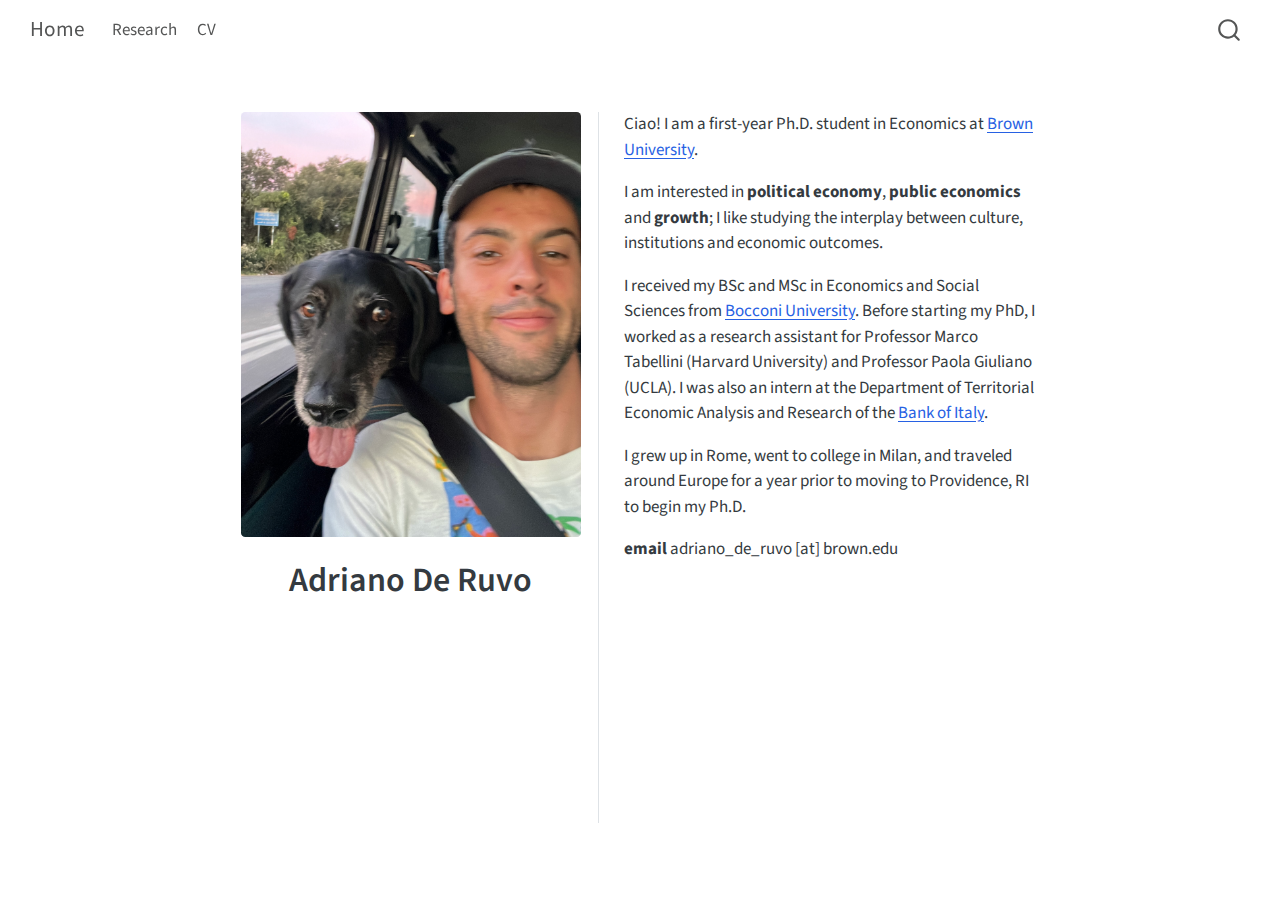
<file: docs/index.html>
<!DOCTYPE html>
<html xmlns="http://www.w3.org/1999/xhtml" lang="en" xml:lang="en"><head>

<meta charset="utf-8">
<meta name="generator" content="quarto-1.6.42">

<meta name="viewport" content="width=device-width, initial-scale=1.0, user-scalable=yes">


<title>Adriano De Ruvo – Home</title>
<style>
code{white-space: pre-wrap;}
span.smallcaps{font-variant: small-caps;}
div.columns{display: flex; gap: min(4vw, 1.5em);}
div.column{flex: auto; overflow-x: auto;}
div.hanging-indent{margin-left: 1.5em; text-indent: -1.5em;}
ul.task-list{list-style: none;}
ul.task-list li input[type="checkbox"] {
  width: 0.8em;
  margin: 0 0.8em 0.2em -1em; /* quarto-specific, see https://github.com/quarto-dev/quarto-cli/issues/4556 */ 
  vertical-align: middle;
}
</style>


<script src="site_libs/quarto-nav/quarto-nav.js"></script>
<script src="site_libs/quarto-nav/headroom.min.js"></script>
<script src="site_libs/clipboard/clipboard.min.js"></script>
<script src="site_libs/quarto-search/autocomplete.umd.js"></script>
<script src="site_libs/quarto-search/fuse.min.js"></script>
<script src="site_libs/quarto-search/quarto-search.js"></script>
<meta name="quarto:offset" content="./">
<link href="./logo.png" rel="icon" type="image/png">
<script src="site_libs/quarto-html/quarto.js"></script>
<script src="site_libs/quarto-html/popper.min.js"></script>
<script src="site_libs/quarto-html/tippy.umd.min.js"></script>
<link href="site_libs/quarto-html/tippy.css" rel="stylesheet">
<link href="site_libs/quarto-html/quarto-syntax-highlighting-2f5df379a58b258e96c21c0638c20c03.css" rel="stylesheet" id="quarto-text-highlighting-styles">
<script src="site_libs/bootstrap/bootstrap.min.js"></script>
<link href="site_libs/bootstrap/bootstrap-icons.css" rel="stylesheet">
<link href="site_libs/bootstrap/bootstrap-6bd9cfa162949bde0a231f530c97869d.min.css" rel="stylesheet" append-hash="true" id="quarto-bootstrap" data-mode="light">
<script id="quarto-search-options" type="application/json">{
  "location": "navbar",
  "copy-button": false,
  "collapse-after": 3,
  "panel-placement": "end",
  "type": "overlay",
  "limit": 50,
  "keyboard-shortcut": [
    "f",
    "/",
    "s"
  ],
  "show-item-context": false,
  "language": {
    "search-no-results-text": "No results",
    "search-matching-documents-text": "matching documents",
    "search-copy-link-title": "Copy link to search",
    "search-hide-matches-text": "Hide additional matches",
    "search-more-match-text": "more match in this document",
    "search-more-matches-text": "more matches in this document",
    "search-clear-button-title": "Clear",
    "search-text-placeholder": "",
    "search-detached-cancel-button-title": "Cancel",
    "search-submit-button-title": "Submit",
    "search-label": "Search"
  }
}</script>


<link rel="stylesheet" href="styles.css">
</head>

<body class="nav-fixed fullcontent">

<div id="quarto-search-results"></div>
  <header id="quarto-header" class="headroom fixed-top">
    <nav class="navbar navbar-expand-lg " data-bs-theme="dark">
      <div class="navbar-container container-fluid">
      <div class="navbar-brand-container mx-auto">
    <a class="navbar-brand" href="./index.html">
    <span class="navbar-title">Home</span>
    </a>
  </div>
            <div id="quarto-search" class="" title="Search"></div>
          <button class="navbar-toggler" type="button" data-bs-toggle="collapse" data-bs-target="#navbarCollapse" aria-controls="navbarCollapse" role="menu" aria-expanded="false" aria-label="Toggle navigation" onclick="if (window.quartoToggleHeadroom) { window.quartoToggleHeadroom(); }">
  <span class="navbar-toggler-icon"></span>
</button>
          <div class="collapse navbar-collapse" id="navbarCollapse">
            <ul class="navbar-nav navbar-nav-scroll me-auto">
  <li class="nav-item">
    <a class="nav-link" href="./research/index.html"> 
<span class="menu-text">Research</span></a>
  </li>  
  <li class="nav-item">
    <a class="nav-link" href="./cv.pdf"> 
<span class="menu-text">CV</span></a>
  </li>  
</ul>
          </div> <!-- /navcollapse -->
            <div class="quarto-navbar-tools">
</div>
      </div> <!-- /container-fluid -->
    </nav>
</header>
<!-- content -->
<div id="quarto-content" class="quarto-container page-columns page-rows-contents page-layout-article page-navbar">
<!-- sidebar -->
<!-- margin-sidebar -->
    
<!-- main -->
<div class="quarto-about-trestles">
  <div class="about-entity">
    <img src="profile.jpg" class="about-image
  rounded " style="width: 20em;">
<header id="title-block-header" class="quarto-title-block default">
<div class="quarto-title">
<h1 class="title">Adriano De Ruvo</h1>
</div>
<div class="quarto-title-meta">
  </div>
</header>
  </div>
  <div class="about-contents"><main class="content" id="quarto-document-content">
<p>Ciao! I am a first-year Ph.D.&nbsp;student in Economics at <a href="https://economics.brown.edu">Brown University</a>.</p>
<p>I am interested in <strong>political economy</strong>, <strong>public economics</strong> and <strong>growth</strong>; I like studying the interplay between culture, institutions and economic outcomes.</p>
<p>I received my BSc and MSc in Economics and Social Sciences from <a href="https://www.unibocconi.it/en/programs/master-science/economic-and-social-sciences">Bocconi University</a>. Before starting my PhD, I worked as a research assistant for Professor Marco Tabellini (Harvard University) and Professor Paola Giuliano (UCLA). I was also an intern at the Department of Territorial Economic Analysis and Research of the <a href="https://www.bancaditalia.it/compiti/ricerca-economica/index.html">Bank of Italy</a>.</p>
<p>I grew up in Rome, went to college in Milan, and traveled around Europe for a year prior to moving to Providence, RI to begin my Ph.D.</p>
<p><strong>email</strong> adriano_de_ruvo [at] brown.edu</p>


</main></div>
</div>
 <!-- /main -->
<script id="quarto-html-after-body" type="application/javascript">
window.document.addEventListener("DOMContentLoaded", function (event) {
  const toggleBodyColorMode = (bsSheetEl) => {
    const mode = bsSheetEl.getAttribute("data-mode");
    const bodyEl = window.document.querySelector("body");
    if (mode === "dark") {
      bodyEl.classList.add("quarto-dark");
      bodyEl.classList.remove("quarto-light");
    } else {
      bodyEl.classList.add("quarto-light");
      bodyEl.classList.remove("quarto-dark");
    }
  }
  const toggleBodyColorPrimary = () => {
    const bsSheetEl = window.document.querySelector("link#quarto-bootstrap");
    if (bsSheetEl) {
      toggleBodyColorMode(bsSheetEl);
    }
  }
  toggleBodyColorPrimary();  
  const isCodeAnnotation = (el) => {
    for (const clz of el.classList) {
      if (clz.startsWith('code-annotation-')) {                     
        return true;
      }
    }
    return false;
  }
  const onCopySuccess = function(e) {
    // button target
    const button = e.trigger;
    // don't keep focus
    button.blur();
    // flash "checked"
    button.classList.add('code-copy-button-checked');
    var currentTitle = button.getAttribute("title");
    button.setAttribute("title", "Copied!");
    let tooltip;
    if (window.bootstrap) {
      button.setAttribute("data-bs-toggle", "tooltip");
      button.setAttribute("data-bs-placement", "left");
      button.setAttribute("data-bs-title", "Copied!");
      tooltip = new bootstrap.Tooltip(button, 
        { trigger: "manual", 
          customClass: "code-copy-button-tooltip",
          offset: [0, -8]});
      tooltip.show();    
    }
    setTimeout(function() {
      if (tooltip) {
        tooltip.hide();
        button.removeAttribute("data-bs-title");
        button.removeAttribute("data-bs-toggle");
        button.removeAttribute("data-bs-placement");
      }
      button.setAttribute("title", currentTitle);
      button.classList.remove('code-copy-button-checked');
    }, 1000);
    // clear code selection
    e.clearSelection();
  }
  const getTextToCopy = function(trigger) {
      const codeEl = trigger.previousElementSibling.cloneNode(true);
      for (const childEl of codeEl.children) {
        if (isCodeAnnotation(childEl)) {
          childEl.remove();
        }
      }
      return codeEl.innerText;
  }
  const clipboard = new window.ClipboardJS('.code-copy-button:not([data-in-quarto-modal])', {
    text: getTextToCopy
  });
  clipboard.on('success', onCopySuccess);
  if (window.document.getElementById('quarto-embedded-source-code-modal')) {
    const clipboardModal = new window.ClipboardJS('.code-copy-button[data-in-quarto-modal]', {
      text: getTextToCopy,
      container: window.document.getElementById('quarto-embedded-source-code-modal')
    });
    clipboardModal.on('success', onCopySuccess);
  }
    var localhostRegex = new RegExp(/^(?:http|https):\/\/localhost\:?[0-9]*\//);
    var mailtoRegex = new RegExp(/^mailto:/);
      var filterRegex = new RegExp('/' + window.location.host + '/');
    var isInternal = (href) => {
        return filterRegex.test(href) || localhostRegex.test(href) || mailtoRegex.test(href);
    }
    // Inspect non-navigation links and adorn them if external
 	var links = window.document.querySelectorAll('a[href]:not(.nav-link):not(.navbar-brand):not(.toc-action):not(.sidebar-link):not(.sidebar-item-toggle):not(.pagination-link):not(.no-external):not([aria-hidden]):not(.dropdown-item):not(.quarto-navigation-tool):not(.about-link)');
    for (var i=0; i<links.length; i++) {
      const link = links[i];
      if (!isInternal(link.href)) {
        // undo the damage that might have been done by quarto-nav.js in the case of
        // links that we want to consider external
        if (link.dataset.originalHref !== undefined) {
          link.href = link.dataset.originalHref;
        }
      }
    }
  function tippyHover(el, contentFn, onTriggerFn, onUntriggerFn) {
    const config = {
      allowHTML: true,
      maxWidth: 500,
      delay: 100,
      arrow: false,
      appendTo: function(el) {
          return el.parentElement;
      },
      interactive: true,
      interactiveBorder: 10,
      theme: 'quarto',
      placement: 'bottom-start',
    };
    if (contentFn) {
      config.content = contentFn;
    }
    if (onTriggerFn) {
      config.onTrigger = onTriggerFn;
    }
    if (onUntriggerFn) {
      config.onUntrigger = onUntriggerFn;
    }
    window.tippy(el, config); 
  }
  const noterefs = window.document.querySelectorAll('a[role="doc-noteref"]');
  for (var i=0; i<noterefs.length; i++) {
    const ref = noterefs[i];
    tippyHover(ref, function() {
      // use id or data attribute instead here
      let href = ref.getAttribute('data-footnote-href') || ref.getAttribute('href');
      try { href = new URL(href).hash; } catch {}
      const id = href.replace(/^#\/?/, "");
      const note = window.document.getElementById(id);
      if (note) {
        return note.innerHTML;
      } else {
        return "";
      }
    });
  }
  const xrefs = window.document.querySelectorAll('a.quarto-xref');
  const processXRef = (id, note) => {
    // Strip column container classes
    const stripColumnClz = (el) => {
      el.classList.remove("page-full", "page-columns");
      if (el.children) {
        for (const child of el.children) {
          stripColumnClz(child);
        }
      }
    }
    stripColumnClz(note)
    if (id === null || id.startsWith('sec-')) {
      // Special case sections, only their first couple elements
      const container = document.createElement("div");
      if (note.children && note.children.length > 2) {
        container.appendChild(note.children[0].cloneNode(true));
        for (let i = 1; i < note.children.length; i++) {
          const child = note.children[i];
          if (child.tagName === "P" && child.innerText === "") {
            continue;
          } else {
            container.appendChild(child.cloneNode(true));
            break;
          }
        }
        if (window.Quarto?.typesetMath) {
          window.Quarto.typesetMath(container);
        }
        return container.innerHTML
      } else {
        if (window.Quarto?.typesetMath) {
          window.Quarto.typesetMath(note);
        }
        return note.innerHTML;
      }
    } else {
      // Remove any anchor links if they are present
      const anchorLink = note.querySelector('a.anchorjs-link');
      if (anchorLink) {
        anchorLink.remove();
      }
      if (window.Quarto?.typesetMath) {
        window.Quarto.typesetMath(note);
      }
      if (note.classList.contains("callout")) {
        return note.outerHTML;
      } else {
        return note.innerHTML;
      }
    }
  }
  for (var i=0; i<xrefs.length; i++) {
    const xref = xrefs[i];
    tippyHover(xref, undefined, function(instance) {
      instance.disable();
      let url = xref.getAttribute('href');
      let hash = undefined; 
      if (url.startsWith('#')) {
        hash = url;
      } else {
        try { hash = new URL(url).hash; } catch {}
      }
      if (hash) {
        const id = hash.replace(/^#\/?/, "");
        const note = window.document.getElementById(id);
        if (note !== null) {
          try {
            const html = processXRef(id, note.cloneNode(true));
            instance.setContent(html);
          } finally {
            instance.enable();
            instance.show();
          }
        } else {
          // See if we can fetch this
          fetch(url.split('#')[0])
          .then(res => res.text())
          .then(html => {
            const parser = new DOMParser();
            const htmlDoc = parser.parseFromString(html, "text/html");
            const note = htmlDoc.getElementById(id);
            if (note !== null) {
              const html = processXRef(id, note);
              instance.setContent(html);
            } 
          }).finally(() => {
            instance.enable();
            instance.show();
          });
        }
      } else {
        // See if we can fetch a full url (with no hash to target)
        // This is a special case and we should probably do some content thinning / targeting
        fetch(url)
        .then(res => res.text())
        .then(html => {
          const parser = new DOMParser();
          const htmlDoc = parser.parseFromString(html, "text/html");
          const note = htmlDoc.querySelector('main.content');
          if (note !== null) {
            // This should only happen for chapter cross references
            // (since there is no id in the URL)
            // remove the first header
            if (note.children.length > 0 && note.children[0].tagName === "HEADER") {
              note.children[0].remove();
            }
            const html = processXRef(null, note);
            instance.setContent(html);
          } 
        }).finally(() => {
          instance.enable();
          instance.show();
        });
      }
    }, function(instance) {
    });
  }
      let selectedAnnoteEl;
      const selectorForAnnotation = ( cell, annotation) => {
        let cellAttr = 'data-code-cell="' + cell + '"';
        let lineAttr = 'data-code-annotation="' +  annotation + '"';
        const selector = 'span[' + cellAttr + '][' + lineAttr + ']';
        return selector;
      }
      const selectCodeLines = (annoteEl) => {
        const doc = window.document;
        const targetCell = annoteEl.getAttribute("data-target-cell");
        const targetAnnotation = annoteEl.getAttribute("data-target-annotation");
        const annoteSpan = window.document.querySelector(selectorForAnnotation(targetCell, targetAnnotation));
        const lines = annoteSpan.getAttribute("data-code-lines").split(",");
        const lineIds = lines.map((line) => {
          return targetCell + "-" + line;
        })
        let top = null;
        let height = null;
        let parent = null;
        if (lineIds.length > 0) {
            //compute the position of the single el (top and bottom and make a div)
            const el = window.document.getElementById(lineIds[0]);
            top = el.offsetTop;
            height = el.offsetHeight;
            parent = el.parentElement.parentElement;
          if (lineIds.length > 1) {
            const lastEl = window.document.getElementById(lineIds[lineIds.length - 1]);
            const bottom = lastEl.offsetTop + lastEl.offsetHeight;
            height = bottom - top;
          }
          if (top !== null && height !== null && parent !== null) {
            // cook up a div (if necessary) and position it 
            let div = window.document.getElementById("code-annotation-line-highlight");
            if (div === null) {
              div = window.document.createElement("div");
              div.setAttribute("id", "code-annotation-line-highlight");
              div.style.position = 'absolute';
              parent.appendChild(div);
            }
            div.style.top = top - 2 + "px";
            div.style.height = height + 4 + "px";
            div.style.left = 0;
            let gutterDiv = window.document.getElementById("code-annotation-line-highlight-gutter");
            if (gutterDiv === null) {
              gutterDiv = window.document.createElement("div");
              gutterDiv.setAttribute("id", "code-annotation-line-highlight-gutter");
              gutterDiv.style.position = 'absolute';
              const codeCell = window.document.getElementById(targetCell);
              const gutter = codeCell.querySelector('.code-annotation-gutter');
              gutter.appendChild(gutterDiv);
            }
            gutterDiv.style.top = top - 2 + "px";
            gutterDiv.style.height = height + 4 + "px";
          }
          selectedAnnoteEl = annoteEl;
        }
      };
      const unselectCodeLines = () => {
        const elementsIds = ["code-annotation-line-highlight", "code-annotation-line-highlight-gutter"];
        elementsIds.forEach((elId) => {
          const div = window.document.getElementById(elId);
          if (div) {
            div.remove();
          }
        });
        selectedAnnoteEl = undefined;
      };
        // Handle positioning of the toggle
    window.addEventListener(
      "resize",
      throttle(() => {
        elRect = undefined;
        if (selectedAnnoteEl) {
          selectCodeLines(selectedAnnoteEl);
        }
      }, 10)
    );
    function throttle(fn, ms) {
    let throttle = false;
    let timer;
      return (...args) => {
        if(!throttle) { // first call gets through
            fn.apply(this, args);
            throttle = true;
        } else { // all the others get throttled
            if(timer) clearTimeout(timer); // cancel #2
            timer = setTimeout(() => {
              fn.apply(this, args);
              timer = throttle = false;
            }, ms);
        }
      };
    }
      // Attach click handler to the DT
      const annoteDls = window.document.querySelectorAll('dt[data-target-cell]');
      for (const annoteDlNode of annoteDls) {
        annoteDlNode.addEventListener('click', (event) => {
          const clickedEl = event.target;
          if (clickedEl !== selectedAnnoteEl) {
            unselectCodeLines();
            const activeEl = window.document.querySelector('dt[data-target-cell].code-annotation-active');
            if (activeEl) {
              activeEl.classList.remove('code-annotation-active');
            }
            selectCodeLines(clickedEl);
            clickedEl.classList.add('code-annotation-active');
          } else {
            // Unselect the line
            unselectCodeLines();
            clickedEl.classList.remove('code-annotation-active');
          }
        });
      }
  const findCites = (el) => {
    const parentEl = el.parentElement;
    if (parentEl) {
      const cites = parentEl.dataset.cites;
      if (cites) {
        return {
          el,
          cites: cites.split(' ')
        };
      } else {
        return findCites(el.parentElement)
      }
    } else {
      return undefined;
    }
  };
  var bibliorefs = window.document.querySelectorAll('a[role="doc-biblioref"]');
  for (var i=0; i<bibliorefs.length; i++) {
    const ref = bibliorefs[i];
    const citeInfo = findCites(ref);
    if (citeInfo) {
      tippyHover(citeInfo.el, function() {
        var popup = window.document.createElement('div');
        citeInfo.cites.forEach(function(cite) {
          var citeDiv = window.document.createElement('div');
          citeDiv.classList.add('hanging-indent');
          citeDiv.classList.add('csl-entry');
          var biblioDiv = window.document.getElementById('ref-' + cite);
          if (biblioDiv) {
            citeDiv.innerHTML = biblioDiv.innerHTML;
          }
          popup.appendChild(citeDiv);
        });
        return popup.innerHTML;
      });
    }
  }
});
</script>
</div> <!-- /content -->




</body></html>
</file>
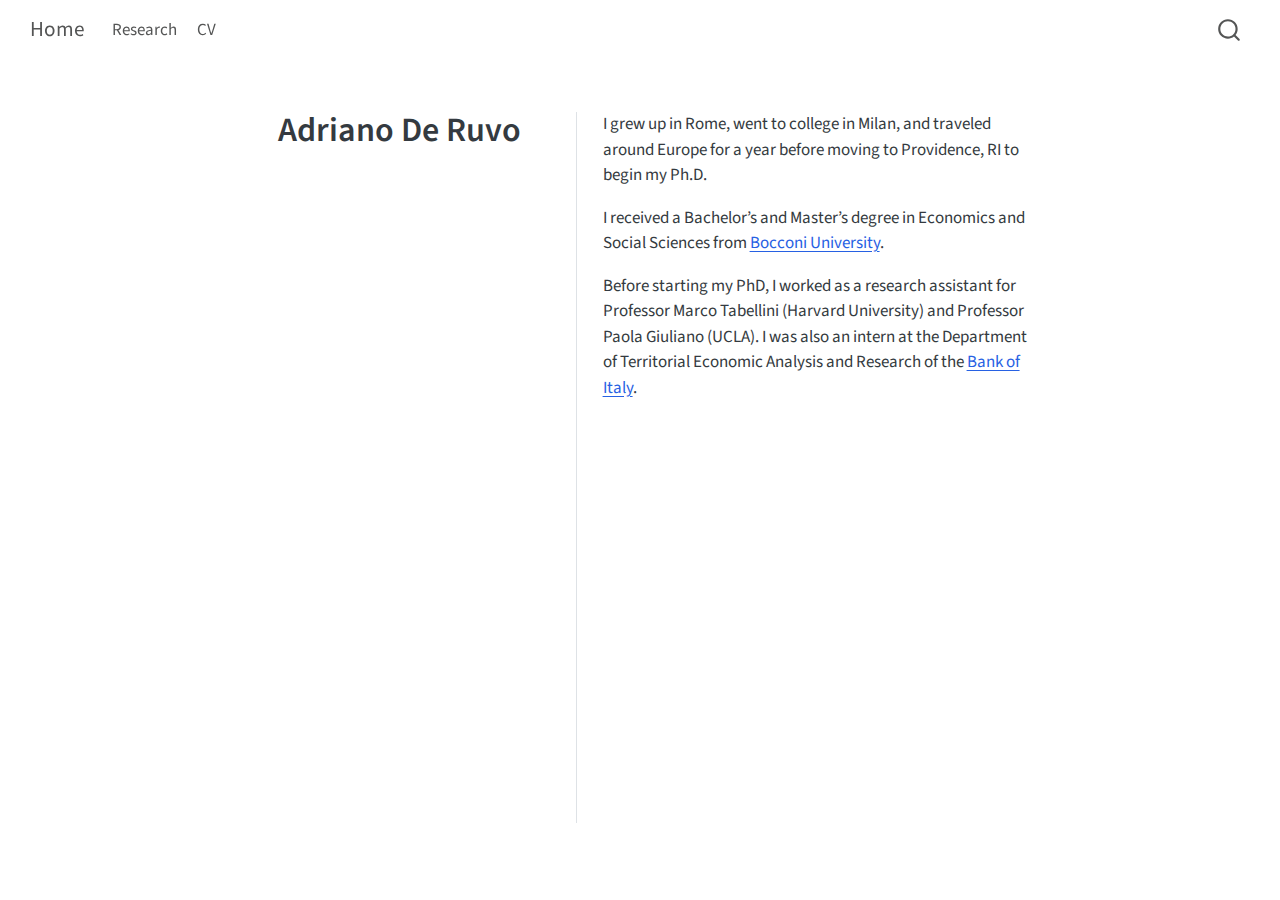
<file: docs/about.html>
<!DOCTYPE html>
<html xmlns="http://www.w3.org/1999/xhtml" lang="en" xml:lang="en"><head>

<meta charset="utf-8">
<meta name="generator" content="quarto-1.6.42">

<meta name="viewport" content="width=device-width, initial-scale=1.0, user-scalable=yes">


<title>Adriano De Ruvo – Home</title>
<style>
code{white-space: pre-wrap;}
span.smallcaps{font-variant: small-caps;}
div.columns{display: flex; gap: min(4vw, 1.5em);}
div.column{flex: auto; overflow-x: auto;}
div.hanging-indent{margin-left: 1.5em; text-indent: -1.5em;}
ul.task-list{list-style: none;}
ul.task-list li input[type="checkbox"] {
  width: 0.8em;
  margin: 0 0.8em 0.2em -1em; /* quarto-specific, see https://github.com/quarto-dev/quarto-cli/issues/4556 */ 
  vertical-align: middle;
}
</style>


<script src="site_libs/quarto-nav/quarto-nav.js"></script>
<script src="site_libs/quarto-nav/headroom.min.js"></script>
<script src="site_libs/clipboard/clipboard.min.js"></script>
<script src="site_libs/quarto-search/autocomplete.umd.js"></script>
<script src="site_libs/quarto-search/fuse.min.js"></script>
<script src="site_libs/quarto-search/quarto-search.js"></script>
<meta name="quarto:offset" content="./">
<link href="./logo.png" rel="icon" type="image/png">
<script src="site_libs/quarto-html/quarto.js"></script>
<script src="site_libs/quarto-html/popper.min.js"></script>
<script src="site_libs/quarto-html/tippy.umd.min.js"></script>
<link href="site_libs/quarto-html/tippy.css" rel="stylesheet">
<link href="site_libs/quarto-html/quarto-syntax-highlighting-2f5df379a58b258e96c21c0638c20c03.css" rel="stylesheet" id="quarto-text-highlighting-styles">
<script src="site_libs/bootstrap/bootstrap.min.js"></script>
<link href="site_libs/bootstrap/bootstrap-icons.css" rel="stylesheet">
<link href="site_libs/bootstrap/bootstrap-6bd9cfa162949bde0a231f530c97869d.min.css" rel="stylesheet" append-hash="true" id="quarto-bootstrap" data-mode="light">
<script id="quarto-search-options" type="application/json">{
  "location": "navbar",
  "copy-button": false,
  "collapse-after": 3,
  "panel-placement": "end",
  "type": "overlay",
  "limit": 50,
  "keyboard-shortcut": [
    "f",
    "/",
    "s"
  ],
  "show-item-context": false,
  "language": {
    "search-no-results-text": "No results",
    "search-matching-documents-text": "matching documents",
    "search-copy-link-title": "Copy link to search",
    "search-hide-matches-text": "Hide additional matches",
    "search-more-match-text": "more match in this document",
    "search-more-matches-text": "more matches in this document",
    "search-clear-button-title": "Clear",
    "search-text-placeholder": "",
    "search-detached-cancel-button-title": "Cancel",
    "search-submit-button-title": "Submit",
    "search-label": "Search"
  }
}</script>


<link rel="stylesheet" href="styles.css">
</head>

<body class="nav-fixed fullcontent">

<div id="quarto-search-results"></div>
  <header id="quarto-header" class="headroom fixed-top">
    <nav class="navbar navbar-expand-lg " data-bs-theme="dark">
      <div class="navbar-container container-fluid">
      <div class="navbar-brand-container mx-auto">
    <a class="navbar-brand" href="./index.html">
    <span class="navbar-title">Home</span>
    </a>
  </div>
            <div id="quarto-search" class="" title="Search"></div>
          <button class="navbar-toggler" type="button" data-bs-toggle="collapse" data-bs-target="#navbarCollapse" aria-controls="navbarCollapse" role="menu" aria-expanded="false" aria-label="Toggle navigation" onclick="if (window.quartoToggleHeadroom) { window.quartoToggleHeadroom(); }">
  <span class="navbar-toggler-icon"></span>
</button>
          <div class="collapse navbar-collapse" id="navbarCollapse">
            <ul class="navbar-nav navbar-nav-scroll me-auto">
  <li class="nav-item">
    <a class="nav-link" href="./research/index.html"> 
<span class="menu-text">Research</span></a>
  </li>  
  <li class="nav-item">
    <a class="nav-link" href="./cv.pdf"> 
<span class="menu-text">CV</span></a>
  </li>  
</ul>
          </div> <!-- /navcollapse -->
            <div class="quarto-navbar-tools">
</div>
      </div> <!-- /container-fluid -->
    </nav>
</header>
<!-- content -->
<div id="quarto-content" class="quarto-container page-columns page-rows-contents page-layout-article page-navbar">
<!-- sidebar -->
<!-- margin-sidebar -->
    
<!-- main -->
<div class="quarto-about-trestles">
  <div class="about-entity">
<header id="title-block-header" class="quarto-title-block default">
<div class="quarto-title">
<h1 class="title">Adriano De Ruvo</h1>
</div>
<div class="quarto-title-meta">
  </div>
</header>
  </div>
  <div class="about-contents"><main class="content" id="quarto-document-content">
<p>I grew up in Rome, went to college in Milan, and traveled around Europe for a year before moving to Providence, RI to begin my Ph.D.</p>
<p>I received a Bachelor’s and Master’s degree in Economics and Social Sciences from <a href="https://www.unibocconi.it/en/programs/master-science/economic-and-social-sciences">Bocconi University</a>.</p>
<p>Before starting my PhD, I worked as a research assistant for Professor Marco Tabellini (Harvard University) and Professor Paola Giuliano (UCLA). I was also an intern at the Department of Territorial Economic Analysis and Research of the <a href="https://www.bancaditalia.it/compiti/ricerca-economica/index.html">Bank of Italy</a>.</p>


</main></div>
</div>
 <!-- /main -->
<script id="quarto-html-after-body" type="application/javascript">
window.document.addEventListener("DOMContentLoaded", function (event) {
  const toggleBodyColorMode = (bsSheetEl) => {
    const mode = bsSheetEl.getAttribute("data-mode");
    const bodyEl = window.document.querySelector("body");
    if (mode === "dark") {
      bodyEl.classList.add("quarto-dark");
      bodyEl.classList.remove("quarto-light");
    } else {
      bodyEl.classList.add("quarto-light");
      bodyEl.classList.remove("quarto-dark");
    }
  }
  const toggleBodyColorPrimary = () => {
    const bsSheetEl = window.document.querySelector("link#quarto-bootstrap");
    if (bsSheetEl) {
      toggleBodyColorMode(bsSheetEl);
    }
  }
  toggleBodyColorPrimary();  
  const isCodeAnnotation = (el) => {
    for (const clz of el.classList) {
      if (clz.startsWith('code-annotation-')) {                     
        return true;
      }
    }
    return false;
  }
  const onCopySuccess = function(e) {
    // button target
    const button = e.trigger;
    // don't keep focus
    button.blur();
    // flash "checked"
    button.classList.add('code-copy-button-checked');
    var currentTitle = button.getAttribute("title");
    button.setAttribute("title", "Copied!");
    let tooltip;
    if (window.bootstrap) {
      button.setAttribute("data-bs-toggle", "tooltip");
      button.setAttribute("data-bs-placement", "left");
      button.setAttribute("data-bs-title", "Copied!");
      tooltip = new bootstrap.Tooltip(button, 
        { trigger: "manual", 
          customClass: "code-copy-button-tooltip",
          offset: [0, -8]});
      tooltip.show();    
    }
    setTimeout(function() {
      if (tooltip) {
        tooltip.hide();
        button.removeAttribute("data-bs-title");
        button.removeAttribute("data-bs-toggle");
        button.removeAttribute("data-bs-placement");
      }
      button.setAttribute("title", currentTitle);
      button.classList.remove('code-copy-button-checked');
    }, 1000);
    // clear code selection
    e.clearSelection();
  }
  const getTextToCopy = function(trigger) {
      const codeEl = trigger.previousElementSibling.cloneNode(true);
      for (const childEl of codeEl.children) {
        if (isCodeAnnotation(childEl)) {
          childEl.remove();
        }
      }
      return codeEl.innerText;
  }
  const clipboard = new window.ClipboardJS('.code-copy-button:not([data-in-quarto-modal])', {
    text: getTextToCopy
  });
  clipboard.on('success', onCopySuccess);
  if (window.document.getElementById('quarto-embedded-source-code-modal')) {
    const clipboardModal = new window.ClipboardJS('.code-copy-button[data-in-quarto-modal]', {
      text: getTextToCopy,
      container: window.document.getElementById('quarto-embedded-source-code-modal')
    });
    clipboardModal.on('success', onCopySuccess);
  }
    var localhostRegex = new RegExp(/^(?:http|https):\/\/localhost\:?[0-9]*\//);
    var mailtoRegex = new RegExp(/^mailto:/);
      var filterRegex = new RegExp('/' + window.location.host + '/');
    var isInternal = (href) => {
        return filterRegex.test(href) || localhostRegex.test(href) || mailtoRegex.test(href);
    }
    // Inspect non-navigation links and adorn them if external
 	var links = window.document.querySelectorAll('a[href]:not(.nav-link):not(.navbar-brand):not(.toc-action):not(.sidebar-link):not(.sidebar-item-toggle):not(.pagination-link):not(.no-external):not([aria-hidden]):not(.dropdown-item):not(.quarto-navigation-tool):not(.about-link)');
    for (var i=0; i<links.length; i++) {
      const link = links[i];
      if (!isInternal(link.href)) {
        // undo the damage that might have been done by quarto-nav.js in the case of
        // links that we want to consider external
        if (link.dataset.originalHref !== undefined) {
          link.href = link.dataset.originalHref;
        }
      }
    }
  function tippyHover(el, contentFn, onTriggerFn, onUntriggerFn) {
    const config = {
      allowHTML: true,
      maxWidth: 500,
      delay: 100,
      arrow: false,
      appendTo: function(el) {
          return el.parentElement;
      },
      interactive: true,
      interactiveBorder: 10,
      theme: 'quarto',
      placement: 'bottom-start',
    };
    if (contentFn) {
      config.content = contentFn;
    }
    if (onTriggerFn) {
      config.onTrigger = onTriggerFn;
    }
    if (onUntriggerFn) {
      config.onUntrigger = onUntriggerFn;
    }
    window.tippy(el, config); 
  }
  const noterefs = window.document.querySelectorAll('a[role="doc-noteref"]');
  for (var i=0; i<noterefs.length; i++) {
    const ref = noterefs[i];
    tippyHover(ref, function() {
      // use id or data attribute instead here
      let href = ref.getAttribute('data-footnote-href') || ref.getAttribute('href');
      try { href = new URL(href).hash; } catch {}
      const id = href.replace(/^#\/?/, "");
      const note = window.document.getElementById(id);
      if (note) {
        return note.innerHTML;
      } else {
        return "";
      }
    });
  }
  const xrefs = window.document.querySelectorAll('a.quarto-xref');
  const processXRef = (id, note) => {
    // Strip column container classes
    const stripColumnClz = (el) => {
      el.classList.remove("page-full", "page-columns");
      if (el.children) {
        for (const child of el.children) {
          stripColumnClz(child);
        }
      }
    }
    stripColumnClz(note)
    if (id === null || id.startsWith('sec-')) {
      // Special case sections, only their first couple elements
      const container = document.createElement("div");
      if (note.children && note.children.length > 2) {
        container.appendChild(note.children[0].cloneNode(true));
        for (let i = 1; i < note.children.length; i++) {
          const child = note.children[i];
          if (child.tagName === "P" && child.innerText === "") {
            continue;
          } else {
            container.appendChild(child.cloneNode(true));
            break;
          }
        }
        if (window.Quarto?.typesetMath) {
          window.Quarto.typesetMath(container);
        }
        return container.innerHTML
      } else {
        if (window.Quarto?.typesetMath) {
          window.Quarto.typesetMath(note);
        }
        return note.innerHTML;
      }
    } else {
      // Remove any anchor links if they are present
      const anchorLink = note.querySelector('a.anchorjs-link');
      if (anchorLink) {
        anchorLink.remove();
      }
      if (window.Quarto?.typesetMath) {
        window.Quarto.typesetMath(note);
      }
      if (note.classList.contains("callout")) {
        return note.outerHTML;
      } else {
        return note.innerHTML;
      }
    }
  }
  for (var i=0; i<xrefs.length; i++) {
    const xref = xrefs[i];
    tippyHover(xref, undefined, function(instance) {
      instance.disable();
      let url = xref.getAttribute('href');
      let hash = undefined; 
      if (url.startsWith('#')) {
        hash = url;
      } else {
        try { hash = new URL(url).hash; } catch {}
      }
      if (hash) {
        const id = hash.replace(/^#\/?/, "");
        const note = window.document.getElementById(id);
        if (note !== null) {
          try {
            const html = processXRef(id, note.cloneNode(true));
            instance.setContent(html);
          } finally {
            instance.enable();
            instance.show();
          }
        } else {
          // See if we can fetch this
          fetch(url.split('#')[0])
          .then(res => res.text())
          .then(html => {
            const parser = new DOMParser();
            const htmlDoc = parser.parseFromString(html, "text/html");
            const note = htmlDoc.getElementById(id);
            if (note !== null) {
              const html = processXRef(id, note);
              instance.setContent(html);
            } 
          }).finally(() => {
            instance.enable();
            instance.show();
          });
        }
      } else {
        // See if we can fetch a full url (with no hash to target)
        // This is a special case and we should probably do some content thinning / targeting
        fetch(url)
        .then(res => res.text())
        .then(html => {
          const parser = new DOMParser();
          const htmlDoc = parser.parseFromString(html, "text/html");
          const note = htmlDoc.querySelector('main.content');
          if (note !== null) {
            // This should only happen for chapter cross references
            // (since there is no id in the URL)
            // remove the first header
            if (note.children.length > 0 && note.children[0].tagName === "HEADER") {
              note.children[0].remove();
            }
            const html = processXRef(null, note);
            instance.setContent(html);
          } 
        }).finally(() => {
          instance.enable();
          instance.show();
        });
      }
    }, function(instance) {
    });
  }
      let selectedAnnoteEl;
      const selectorForAnnotation = ( cell, annotation) => {
        let cellAttr = 'data-code-cell="' + cell + '"';
        let lineAttr = 'data-code-annotation="' +  annotation + '"';
        const selector = 'span[' + cellAttr + '][' + lineAttr + ']';
        return selector;
      }
      const selectCodeLines = (annoteEl) => {
        const doc = window.document;
        const targetCell = annoteEl.getAttribute("data-target-cell");
        const targetAnnotation = annoteEl.getAttribute("data-target-annotation");
        const annoteSpan = window.document.querySelector(selectorForAnnotation(targetCell, targetAnnotation));
        const lines = annoteSpan.getAttribute("data-code-lines").split(",");
        const lineIds = lines.map((line) => {
          return targetCell + "-" + line;
        })
        let top = null;
        let height = null;
        let parent = null;
        if (lineIds.length > 0) {
            //compute the position of the single el (top and bottom and make a div)
            const el = window.document.getElementById(lineIds[0]);
            top = el.offsetTop;
            height = el.offsetHeight;
            parent = el.parentElement.parentElement;
          if (lineIds.length > 1) {
            const lastEl = window.document.getElementById(lineIds[lineIds.length - 1]);
            const bottom = lastEl.offsetTop + lastEl.offsetHeight;
            height = bottom - top;
          }
          if (top !== null && height !== null && parent !== null) {
            // cook up a div (if necessary) and position it 
            let div = window.document.getElementById("code-annotation-line-highlight");
            if (div === null) {
              div = window.document.createElement("div");
              div.setAttribute("id", "code-annotation-line-highlight");
              div.style.position = 'absolute';
              parent.appendChild(div);
            }
            div.style.top = top - 2 + "px";
            div.style.height = height + 4 + "px";
            div.style.left = 0;
            let gutterDiv = window.document.getElementById("code-annotation-line-highlight-gutter");
            if (gutterDiv === null) {
              gutterDiv = window.document.createElement("div");
              gutterDiv.setAttribute("id", "code-annotation-line-highlight-gutter");
              gutterDiv.style.position = 'absolute';
              const codeCell = window.document.getElementById(targetCell);
              const gutter = codeCell.querySelector('.code-annotation-gutter');
              gutter.appendChild(gutterDiv);
            }
            gutterDiv.style.top = top - 2 + "px";
            gutterDiv.style.height = height + 4 + "px";
          }
          selectedAnnoteEl = annoteEl;
        }
      };
      const unselectCodeLines = () => {
        const elementsIds = ["code-annotation-line-highlight", "code-annotation-line-highlight-gutter"];
        elementsIds.forEach((elId) => {
          const div = window.document.getElementById(elId);
          if (div) {
            div.remove();
          }
        });
        selectedAnnoteEl = undefined;
      };
        // Handle positioning of the toggle
    window.addEventListener(
      "resize",
      throttle(() => {
        elRect = undefined;
        if (selectedAnnoteEl) {
          selectCodeLines(selectedAnnoteEl);
        }
      }, 10)
    );
    function throttle(fn, ms) {
    let throttle = false;
    let timer;
      return (...args) => {
        if(!throttle) { // first call gets through
            fn.apply(this, args);
            throttle = true;
        } else { // all the others get throttled
            if(timer) clearTimeout(timer); // cancel #2
            timer = setTimeout(() => {
              fn.apply(this, args);
              timer = throttle = false;
            }, ms);
        }
      };
    }
      // Attach click handler to the DT
      const annoteDls = window.document.querySelectorAll('dt[data-target-cell]');
      for (const annoteDlNode of annoteDls) {
        annoteDlNode.addEventListener('click', (event) => {
          const clickedEl = event.target;
          if (clickedEl !== selectedAnnoteEl) {
            unselectCodeLines();
            const activeEl = window.document.querySelector('dt[data-target-cell].code-annotation-active');
            if (activeEl) {
              activeEl.classList.remove('code-annotation-active');
            }
            selectCodeLines(clickedEl);
            clickedEl.classList.add('code-annotation-active');
          } else {
            // Unselect the line
            unselectCodeLines();
            clickedEl.classList.remove('code-annotation-active');
          }
        });
      }
  const findCites = (el) => {
    const parentEl = el.parentElement;
    if (parentEl) {
      const cites = parentEl.dataset.cites;
      if (cites) {
        return {
          el,
          cites: cites.split(' ')
        };
      } else {
        return findCites(el.parentElement)
      }
    } else {
      return undefined;
    }
  };
  var bibliorefs = window.document.querySelectorAll('a[role="doc-biblioref"]');
  for (var i=0; i<bibliorefs.length; i++) {
    const ref = bibliorefs[i];
    const citeInfo = findCites(ref);
    if (citeInfo) {
      tippyHover(citeInfo.el, function() {
        var popup = window.document.createElement('div');
        citeInfo.cites.forEach(function(cite) {
          var citeDiv = window.document.createElement('div');
          citeDiv.classList.add('hanging-indent');
          citeDiv.classList.add('csl-entry');
          var biblioDiv = window.document.getElementById('ref-' + cite);
          if (biblioDiv) {
            citeDiv.innerHTML = biblioDiv.innerHTML;
          }
          popup.appendChild(citeDiv);
        });
        return popup.innerHTML;
      });
    }
  }
});
</script>
</div> <!-- /content -->




</body></html>
</file>
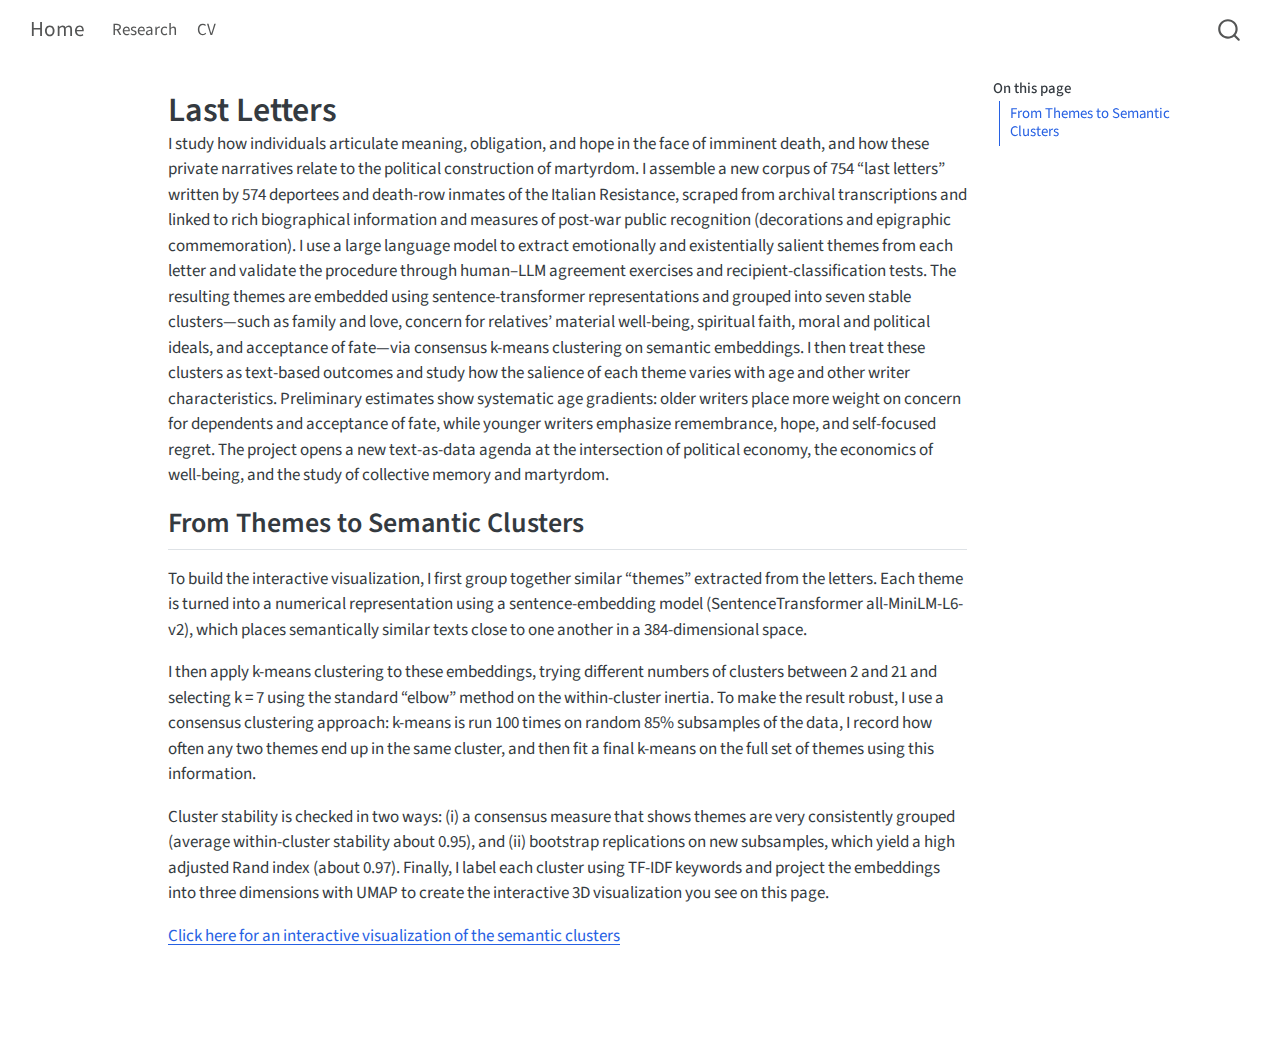
<file: docs/research/last-letters.html>
<!DOCTYPE html>
<html xmlns="http://www.w3.org/1999/xhtml" lang="en" xml:lang="en"><head>

<meta charset="utf-8">
<meta name="generator" content="quarto-1.7.32">

<meta name="viewport" content="width=device-width, initial-scale=1.0, user-scalable=yes">

<meta name="description" content="I study how individuals articulate meaning, obligation, and hope in the face of imminent death, and how these private narratives relate to the political construction of martyrdom. I assemble a new corpus of 754 “last letters” written by 574 deportees and death-row inmates of the Italian Resistance, scraped from archival transcriptions and linked to rich biographical information and measures of post-war public recognition (decorations and epigraphic commemoration). I use a large language model to extract emotionally and existentially salient themes from each letter and validate the procedure through human–LLM agreement exercises and recipient-classification tests. The resulting themes are embedded using sentence-transformer representations and grouped into seven stable clusters—such as family and love, concern for relatives’ material well-being, spiritual faith, moral and political ideals, and acceptance of fate—via consensus k-means clustering on semantic embeddings. I then treat these clusters as text-based outcomes and study how the salience of each theme varies with age and other writer characteristics. Preliminary estimates show systematic age gradients: older writers place more weight on concern for dependents and acceptance of fate, while younger writers emphasize remembrance, hope, and self-focused regret. The project opens a new text-as-data agenda at the intersection of political economy, the economics of well-being, and the study of collective memory and martyrdom.">

<title>Last Letters – Home</title>
<style>
code{white-space: pre-wrap;}
span.smallcaps{font-variant: small-caps;}
div.columns{display: flex; gap: min(4vw, 1.5em);}
div.column{flex: auto; overflow-x: auto;}
div.hanging-indent{margin-left: 1.5em; text-indent: -1.5em;}
ul.task-list{list-style: none;}
ul.task-list li input[type="checkbox"] {
  width: 0.8em;
  margin: 0 0.8em 0.2em -1em; /* quarto-specific, see https://github.com/quarto-dev/quarto-cli/issues/4556 */ 
  vertical-align: middle;
}
</style>


<script src="../site_libs/quarto-nav/quarto-nav.js"></script>
<script src="../site_libs/quarto-nav/headroom.min.js"></script>
<script src="../site_libs/clipboard/clipboard.min.js"></script>
<script src="../site_libs/quarto-search/autocomplete.umd.js"></script>
<script src="../site_libs/quarto-search/fuse.min.js"></script>
<script src="../site_libs/quarto-search/quarto-search.js"></script>
<meta name="quarto:offset" content="../">
<link href="../logo.png" rel="icon" type="image/png">
<script src="../site_libs/quarto-html/quarto.js" type="module"></script>
<script src="../site_libs/quarto-html/tabsets/tabsets.js" type="module"></script>
<script src="../site_libs/quarto-html/popper.min.js"></script>
<script src="../site_libs/quarto-html/tippy.umd.min.js"></script>
<script src="../site_libs/quarto-html/anchor.min.js"></script>
<link href="../site_libs/quarto-html/tippy.css" rel="stylesheet">
<link href="../site_libs/quarto-html/quarto-syntax-highlighting-37eea08aefeeee20ff55810ff984fec1.css" rel="stylesheet" id="quarto-text-highlighting-styles">
<script src="../site_libs/bootstrap/bootstrap.min.js"></script>
<link href="../site_libs/bootstrap/bootstrap-icons.css" rel="stylesheet">
<link href="../site_libs/bootstrap/bootstrap-c1fac2584b48ed01fb6e278e36375074.min.css" rel="stylesheet" append-hash="true" id="quarto-bootstrap" data-mode="light">
<script id="quarto-search-options" type="application/json">{
  "location": "navbar",
  "copy-button": false,
  "collapse-after": 3,
  "panel-placement": "end",
  "type": "overlay",
  "limit": 50,
  "keyboard-shortcut": [
    "f",
    "/",
    "s"
  ],
  "show-item-context": false,
  "language": {
    "search-no-results-text": "No results",
    "search-matching-documents-text": "matching documents",
    "search-copy-link-title": "Copy link to search",
    "search-hide-matches-text": "Hide additional matches",
    "search-more-match-text": "more match in this document",
    "search-more-matches-text": "more matches in this document",
    "search-clear-button-title": "Clear",
    "search-text-placeholder": "",
    "search-detached-cancel-button-title": "Cancel",
    "search-submit-button-title": "Submit",
    "search-label": "Search"
  }
}</script>


<link rel="stylesheet" href="../styles.css">
</head>

<body class="nav-fixed quarto-light">

<div id="quarto-search-results"></div>
  <header id="quarto-header" class="headroom fixed-top">
    <nav class="navbar navbar-expand-lg " data-bs-theme="dark">
      <div class="navbar-container container-fluid">
      <div class="navbar-brand-container mx-auto">
    <a class="navbar-brand" href="../index.html">
    <span class="navbar-title">Home</span>
    </a>
  </div>
            <div id="quarto-search" class="" title="Search"></div>
          <button class="navbar-toggler" type="button" data-bs-toggle="collapse" data-bs-target="#navbarCollapse" aria-controls="navbarCollapse" role="menu" aria-expanded="false" aria-label="Toggle navigation" onclick="if (window.quartoToggleHeadroom) { window.quartoToggleHeadroom(); }">
  <span class="navbar-toggler-icon"></span>
</button>
          <div class="collapse navbar-collapse" id="navbarCollapse">
            <ul class="navbar-nav navbar-nav-scroll me-auto">
  <li class="nav-item">
    <a class="nav-link" href="../research/index.html"> 
<span class="menu-text">Research</span></a>
  </li>  
  <li class="nav-item">
    <a class="nav-link" href="../cv.pdf"> 
<span class="menu-text">CV</span></a>
  </li>  
</ul>
          </div> <!-- /navcollapse -->
            <div class="quarto-navbar-tools">
</div>
      </div> <!-- /container-fluid -->
    </nav>
</header>
<!-- content -->
<div id="quarto-content" class="quarto-container page-columns page-rows-contents page-layout-article page-navbar">
<!-- sidebar -->
<!-- margin-sidebar -->
    <div id="quarto-margin-sidebar" class="sidebar margin-sidebar">
        <nav id="TOC" role="doc-toc" class="toc-active">
    <h2 id="toc-title">On this page</h2>
   
  <ul>
  <li><a href="#from-themes-to-semantic-clusters" id="toc-from-themes-to-semantic-clusters" class="nav-link active" data-scroll-target="#from-themes-to-semantic-clusters">From Themes to Semantic Clusters</a></li>
  </ul>
</nav>
    </div>
<!-- main -->
<main class="content" id="quarto-document-content">

<header id="title-block-header" class="quarto-title-block default">
<div class="quarto-title">
<h1 class="title">Last Letters</h1>
</div>

<div>
  <div class="description">
    I study how individuals articulate meaning, obligation, and hope in the face of imminent death, and how these private narratives relate to the political construction of martyrdom. I assemble a new corpus of 754 “last letters” written by 574 deportees and death-row inmates of the Italian Resistance, scraped from archival transcriptions and linked to rich biographical information and measures of post-war public recognition (decorations and epigraphic commemoration). I use a large language model to extract emotionally and existentially salient themes from each letter and validate the procedure through human–LLM agreement exercises and recipient-classification tests. The resulting themes are embedded using sentence-transformer representations and grouped into seven stable clusters—such as family and love, concern for relatives’ material well-being, spiritual faith, moral and political ideals, and acceptance of fate—via consensus k-means clustering on semantic embeddings. I then treat these clusters as text-based outcomes and study how the salience of each theme varies with age and other writer characteristics. Preliminary estimates show systematic age gradients: older writers place more weight on concern for dependents and acceptance of fate, while younger writers emphasize remembrance, hope, and self-focused regret. The project opens a new text-as-data agenda at the intersection of political economy, the economics of well-being, and the study of collective memory and martyrdom.
  </div>
</div>


<div class="quarto-title-meta">

    
  
    
  </div>
  


</header>


<section id="from-themes-to-semantic-clusters" class="level2">
<h2 class="anchored" data-anchor-id="from-themes-to-semantic-clusters">From Themes to Semantic Clusters</h2>
<p>To build the interactive visualization, I first group together similar “themes” extracted from the letters. Each theme is turned into a numerical representation using a sentence-embedding model (SentenceTransformer all-MiniLM-L6-v2), which places semantically similar texts close to one another in a 384-dimensional space.</p>
<p>I then apply k-means clustering to these embeddings, trying different numbers of clusters between 2 and 21 and selecting k = 7 using the standard “elbow” method on the within-cluster inertia. To make the result robust, I use a consensus clustering approach: k-means is run 100 times on random 85% subsamples of the data, I record how often any two themes end up in the same cluster, and then fit a final k-means on the full set of themes using this information.</p>
<p>Cluster stability is checked in two ways: (i) a consensus measure that shows themes are very consistently grouped (average within-cluster stability about 0.95), and (ii) bootstrap replications on new subsamples, which yield a high adjusted Rand index (about 0.97). Finally, I label each cluster using TF-IDF keywords and project the embeddings into three dimensions with UMAP to create the interactive 3D visualization you see on this page.</p>
<p><strong><a href="balanced_clusters_3d.html">Click here for an interactive visualization of the semantic clusters</a></strong></p>


</section>

</main> <!-- /main -->
<script id="quarto-html-after-body" type="application/javascript">
  window.document.addEventListener("DOMContentLoaded", function (event) {
    const icon = "";
    const anchorJS = new window.AnchorJS();
    anchorJS.options = {
      placement: 'right',
      icon: icon
    };
    anchorJS.add('.anchored');
    const isCodeAnnotation = (el) => {
      for (const clz of el.classList) {
        if (clz.startsWith('code-annotation-')) {                     
          return true;
        }
      }
      return false;
    }
    const onCopySuccess = function(e) {
      // button target
      const button = e.trigger;
      // don't keep focus
      button.blur();
      // flash "checked"
      button.classList.add('code-copy-button-checked');
      var currentTitle = button.getAttribute("title");
      button.setAttribute("title", "Copied!");
      let tooltip;
      if (window.bootstrap) {
        button.setAttribute("data-bs-toggle", "tooltip");
        button.setAttribute("data-bs-placement", "left");
        button.setAttribute("data-bs-title", "Copied!");
        tooltip = new bootstrap.Tooltip(button, 
          { trigger: "manual", 
            customClass: "code-copy-button-tooltip",
            offset: [0, -8]});
        tooltip.show();    
      }
      setTimeout(function() {
        if (tooltip) {
          tooltip.hide();
          button.removeAttribute("data-bs-title");
          button.removeAttribute("data-bs-toggle");
          button.removeAttribute("data-bs-placement");
        }
        button.setAttribute("title", currentTitle);
        button.classList.remove('code-copy-button-checked');
      }, 1000);
      // clear code selection
      e.clearSelection();
    }
    const getTextToCopy = function(trigger) {
        const codeEl = trigger.previousElementSibling.cloneNode(true);
        for (const childEl of codeEl.children) {
          if (isCodeAnnotation(childEl)) {
            childEl.remove();
          }
        }
        return codeEl.innerText;
    }
    const clipboard = new window.ClipboardJS('.code-copy-button:not([data-in-quarto-modal])', {
      text: getTextToCopy
    });
    clipboard.on('success', onCopySuccess);
    if (window.document.getElementById('quarto-embedded-source-code-modal')) {
      const clipboardModal = new window.ClipboardJS('.code-copy-button[data-in-quarto-modal]', {
        text: getTextToCopy,
        container: window.document.getElementById('quarto-embedded-source-code-modal')
      });
      clipboardModal.on('success', onCopySuccess);
    }
      var localhostRegex = new RegExp(/^(?:http|https):\/\/localhost\:?[0-9]*\//);
      var mailtoRegex = new RegExp(/^mailto:/);
        var filterRegex = new RegExp('/' + window.location.host + '/');
      var isInternal = (href) => {
          return filterRegex.test(href) || localhostRegex.test(href) || mailtoRegex.test(href);
      }
      // Inspect non-navigation links and adorn them if external
     var links = window.document.querySelectorAll('a[href]:not(.nav-link):not(.navbar-brand):not(.toc-action):not(.sidebar-link):not(.sidebar-item-toggle):not(.pagination-link):not(.no-external):not([aria-hidden]):not(.dropdown-item):not(.quarto-navigation-tool):not(.about-link)');
      for (var i=0; i<links.length; i++) {
        const link = links[i];
        if (!isInternal(link.href)) {
          // undo the damage that might have been done by quarto-nav.js in the case of
          // links that we want to consider external
          if (link.dataset.originalHref !== undefined) {
            link.href = link.dataset.originalHref;
          }
        }
      }
    function tippyHover(el, contentFn, onTriggerFn, onUntriggerFn) {
      const config = {
        allowHTML: true,
        maxWidth: 500,
        delay: 100,
        arrow: false,
        appendTo: function(el) {
            return el.parentElement;
        },
        interactive: true,
        interactiveBorder: 10,
        theme: 'quarto',
        placement: 'bottom-start',
      };
      if (contentFn) {
        config.content = contentFn;
      }
      if (onTriggerFn) {
        config.onTrigger = onTriggerFn;
      }
      if (onUntriggerFn) {
        config.onUntrigger = onUntriggerFn;
      }
      window.tippy(el, config); 
    }
    const noterefs = window.document.querySelectorAll('a[role="doc-noteref"]');
    for (var i=0; i<noterefs.length; i++) {
      const ref = noterefs[i];
      tippyHover(ref, function() {
        // use id or data attribute instead here
        let href = ref.getAttribute('data-footnote-href') || ref.getAttribute('href');
        try { href = new URL(href).hash; } catch {}
        const id = href.replace(/^#\/?/, "");
        const note = window.document.getElementById(id);
        if (note) {
          return note.innerHTML;
        } else {
          return "";
        }
      });
    }
    const xrefs = window.document.querySelectorAll('a.quarto-xref');
    const processXRef = (id, note) => {
      // Strip column container classes
      const stripColumnClz = (el) => {
        el.classList.remove("page-full", "page-columns");
        if (el.children) {
          for (const child of el.children) {
            stripColumnClz(child);
          }
        }
      }
      stripColumnClz(note)
      if (id === null || id.startsWith('sec-')) {
        // Special case sections, only their first couple elements
        const container = document.createElement("div");
        if (note.children && note.children.length > 2) {
          container.appendChild(note.children[0].cloneNode(true));
          for (let i = 1; i < note.children.length; i++) {
            const child = note.children[i];
            if (child.tagName === "P" && child.innerText === "") {
              continue;
            } else {
              container.appendChild(child.cloneNode(true));
              break;
            }
          }
          if (window.Quarto?.typesetMath) {
            window.Quarto.typesetMath(container);
          }
          return container.innerHTML
        } else {
          if (window.Quarto?.typesetMath) {
            window.Quarto.typesetMath(note);
          }
          return note.innerHTML;
        }
      } else {
        // Remove any anchor links if they are present
        const anchorLink = note.querySelector('a.anchorjs-link');
        if (anchorLink) {
          anchorLink.remove();
        }
        if (window.Quarto?.typesetMath) {
          window.Quarto.typesetMath(note);
        }
        if (note.classList.contains("callout")) {
          return note.outerHTML;
        } else {
          return note.innerHTML;
        }
      }
    }
    for (var i=0; i<xrefs.length; i++) {
      const xref = xrefs[i];
      tippyHover(xref, undefined, function(instance) {
        instance.disable();
        let url = xref.getAttribute('href');
        let hash = undefined; 
        if (url.startsWith('#')) {
          hash = url;
        } else {
          try { hash = new URL(url).hash; } catch {}
        }
        if (hash) {
          const id = hash.replace(/^#\/?/, "");
          const note = window.document.getElementById(id);
          if (note !== null) {
            try {
              const html = processXRef(id, note.cloneNode(true));
              instance.setContent(html);
            } finally {
              instance.enable();
              instance.show();
            }
          } else {
            // See if we can fetch this
            fetch(url.split('#')[0])
            .then(res => res.text())
            .then(html => {
              const parser = new DOMParser();
              const htmlDoc = parser.parseFromString(html, "text/html");
              const note = htmlDoc.getElementById(id);
              if (note !== null) {
                const html = processXRef(id, note);
                instance.setContent(html);
              } 
            }).finally(() => {
              instance.enable();
              instance.show();
            });
          }
        } else {
          // See if we can fetch a full url (with no hash to target)
          // This is a special case and we should probably do some content thinning / targeting
          fetch(url)
          .then(res => res.text())
          .then(html => {
            const parser = new DOMParser();
            const htmlDoc = parser.parseFromString(html, "text/html");
            const note = htmlDoc.querySelector('main.content');
            if (note !== null) {
              // This should only happen for chapter cross references
              // (since there is no id in the URL)
              // remove the first header
              if (note.children.length > 0 && note.children[0].tagName === "HEADER") {
                note.children[0].remove();
              }
              const html = processXRef(null, note);
              instance.setContent(html);
            } 
          }).finally(() => {
            instance.enable();
            instance.show();
          });
        }
      }, function(instance) {
      });
    }
        let selectedAnnoteEl;
        const selectorForAnnotation = ( cell, annotation) => {
          let cellAttr = 'data-code-cell="' + cell + '"';
          let lineAttr = 'data-code-annotation="' +  annotation + '"';
          const selector = 'span[' + cellAttr + '][' + lineAttr + ']';
          return selector;
        }
        const selectCodeLines = (annoteEl) => {
          const doc = window.document;
          const targetCell = annoteEl.getAttribute("data-target-cell");
          const targetAnnotation = annoteEl.getAttribute("data-target-annotation");
          const annoteSpan = window.document.querySelector(selectorForAnnotation(targetCell, targetAnnotation));
          const lines = annoteSpan.getAttribute("data-code-lines").split(",");
          const lineIds = lines.map((line) => {
            return targetCell + "-" + line;
          })
          let top = null;
          let height = null;
          let parent = null;
          if (lineIds.length > 0) {
              //compute the position of the single el (top and bottom and make a div)
              const el = window.document.getElementById(lineIds[0]);
              top = el.offsetTop;
              height = el.offsetHeight;
              parent = el.parentElement.parentElement;
            if (lineIds.length > 1) {
              const lastEl = window.document.getElementById(lineIds[lineIds.length - 1]);
              const bottom = lastEl.offsetTop + lastEl.offsetHeight;
              height = bottom - top;
            }
            if (top !== null && height !== null && parent !== null) {
              // cook up a div (if necessary) and position it 
              let div = window.document.getElementById("code-annotation-line-highlight");
              if (div === null) {
                div = window.document.createElement("div");
                div.setAttribute("id", "code-annotation-line-highlight");
                div.style.position = 'absolute';
                parent.appendChild(div);
              }
              div.style.top = top - 2 + "px";
              div.style.height = height + 4 + "px";
              div.style.left = 0;
              let gutterDiv = window.document.getElementById("code-annotation-line-highlight-gutter");
              if (gutterDiv === null) {
                gutterDiv = window.document.createElement("div");
                gutterDiv.setAttribute("id", "code-annotation-line-highlight-gutter");
                gutterDiv.style.position = 'absolute';
                const codeCell = window.document.getElementById(targetCell);
                const gutter = codeCell.querySelector('.code-annotation-gutter');
                gutter.appendChild(gutterDiv);
              }
              gutterDiv.style.top = top - 2 + "px";
              gutterDiv.style.height = height + 4 + "px";
            }
            selectedAnnoteEl = annoteEl;
          }
        };
        const unselectCodeLines = () => {
          const elementsIds = ["code-annotation-line-highlight", "code-annotation-line-highlight-gutter"];
          elementsIds.forEach((elId) => {
            const div = window.document.getElementById(elId);
            if (div) {
              div.remove();
            }
          });
          selectedAnnoteEl = undefined;
        };
          // Handle positioning of the toggle
      window.addEventListener(
        "resize",
        throttle(() => {
          elRect = undefined;
          if (selectedAnnoteEl) {
            selectCodeLines(selectedAnnoteEl);
          }
        }, 10)
      );
      function throttle(fn, ms) {
      let throttle = false;
      let timer;
        return (...args) => {
          if(!throttle) { // first call gets through
              fn.apply(this, args);
              throttle = true;
          } else { // all the others get throttled
              if(timer) clearTimeout(timer); // cancel #2
              timer = setTimeout(() => {
                fn.apply(this, args);
                timer = throttle = false;
              }, ms);
          }
        };
      }
        // Attach click handler to the DT
        const annoteDls = window.document.querySelectorAll('dt[data-target-cell]');
        for (const annoteDlNode of annoteDls) {
          annoteDlNode.addEventListener('click', (event) => {
            const clickedEl = event.target;
            if (clickedEl !== selectedAnnoteEl) {
              unselectCodeLines();
              const activeEl = window.document.querySelector('dt[data-target-cell].code-annotation-active');
              if (activeEl) {
                activeEl.classList.remove('code-annotation-active');
              }
              selectCodeLines(clickedEl);
              clickedEl.classList.add('code-annotation-active');
            } else {
              // Unselect the line
              unselectCodeLines();
              clickedEl.classList.remove('code-annotation-active');
            }
          });
        }
    const findCites = (el) => {
      const parentEl = el.parentElement;
      if (parentEl) {
        const cites = parentEl.dataset.cites;
        if (cites) {
          return {
            el,
            cites: cites.split(' ')
          };
        } else {
          return findCites(el.parentElement)
        }
      } else {
        return undefined;
      }
    };
    var bibliorefs = window.document.querySelectorAll('a[role="doc-biblioref"]');
    for (var i=0; i<bibliorefs.length; i++) {
      const ref = bibliorefs[i];
      const citeInfo = findCites(ref);
      if (citeInfo) {
        tippyHover(citeInfo.el, function() {
          var popup = window.document.createElement('div');
          citeInfo.cites.forEach(function(cite) {
            var citeDiv = window.document.createElement('div');
            citeDiv.classList.add('hanging-indent');
            citeDiv.classList.add('csl-entry');
            var biblioDiv = window.document.getElementById('ref-' + cite);
            if (biblioDiv) {
              citeDiv.innerHTML = biblioDiv.innerHTML;
            }
            popup.appendChild(citeDiv);
          });
          return popup.innerHTML;
        });
      }
    }
  });
  </script>
</div> <!-- /content -->




</body></html>
</file>
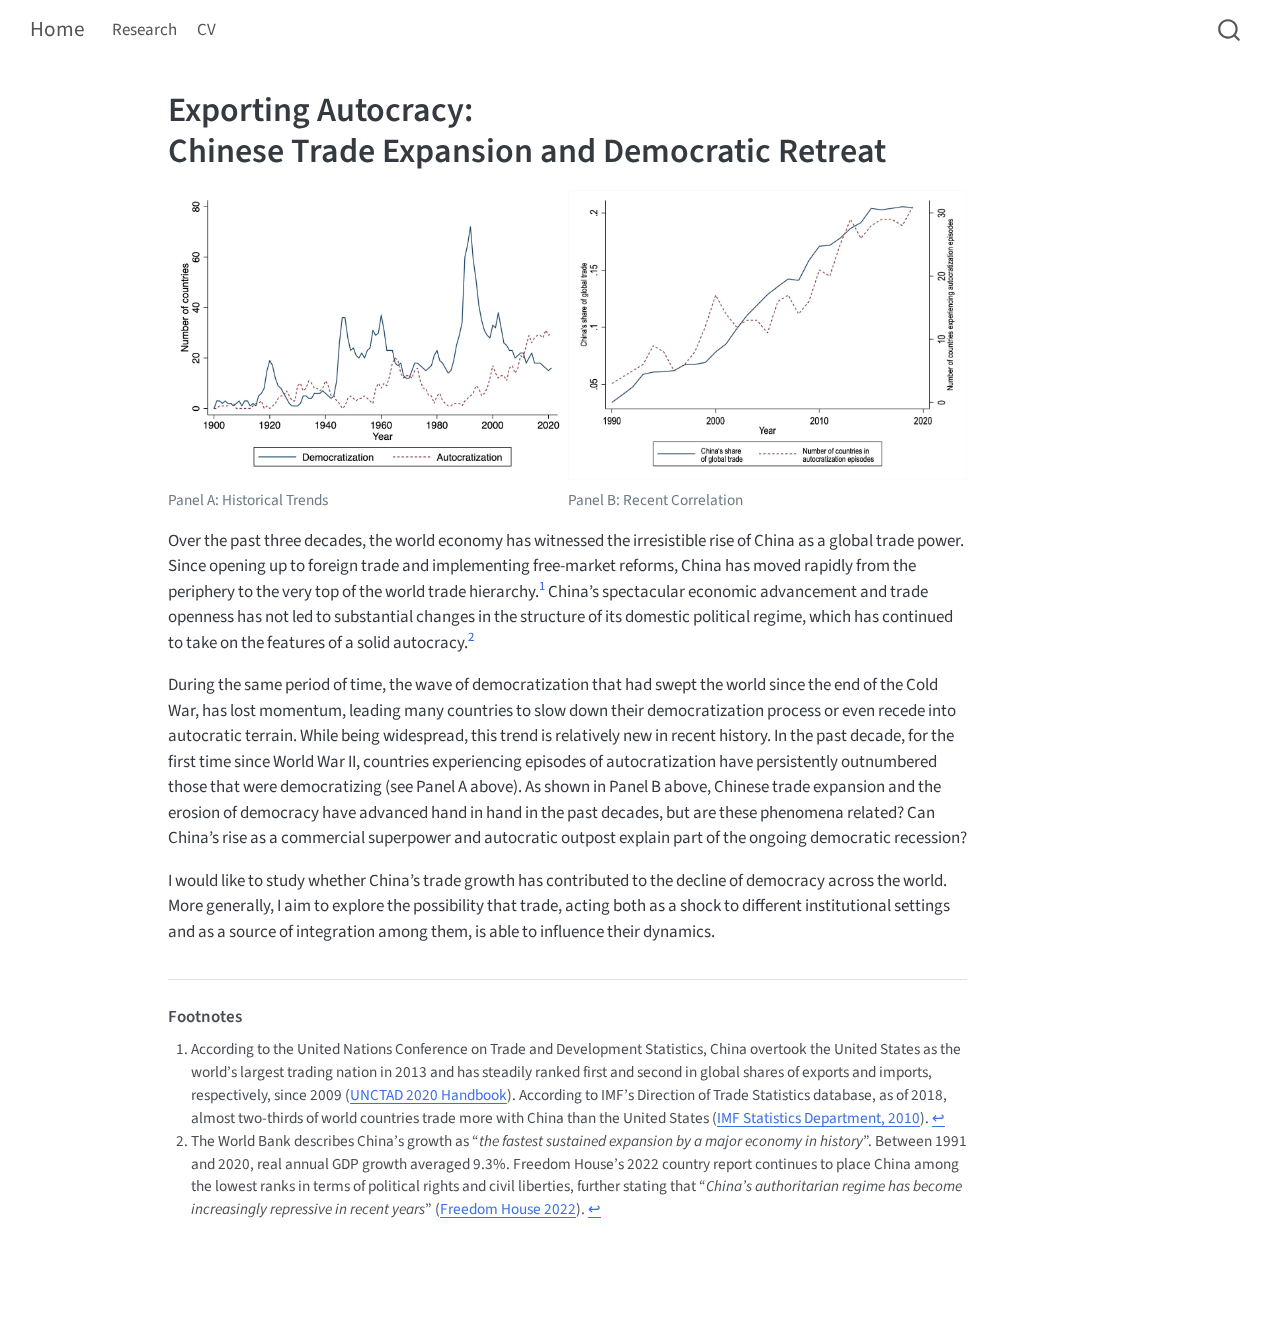
<file: docs/research/project-1.html>
<!DOCTYPE html>
<html xmlns="http://www.w3.org/1999/xhtml" lang="en" xml:lang="en"><head>

<meta charset="utf-8">
<meta name="generator" content="quarto-1.6.42">

<meta name="viewport" content="width=device-width, initial-scale=1.0, user-scalable=yes">


<title>Exporting Autocracy: Chinese Trade Expansion and Democratic Retreat – Home</title>
<style>
code{white-space: pre-wrap;}
span.smallcaps{font-variant: small-caps;}
div.columns{display: flex; gap: min(4vw, 1.5em);}
div.column{flex: auto; overflow-x: auto;}
div.hanging-indent{margin-left: 1.5em; text-indent: -1.5em;}
ul.task-list{list-style: none;}
ul.task-list li input[type="checkbox"] {
  width: 0.8em;
  margin: 0 0.8em 0.2em -1em; /* quarto-specific, see https://github.com/quarto-dev/quarto-cli/issues/4556 */ 
  vertical-align: middle;
}
</style>


<script src="../site_libs/quarto-nav/quarto-nav.js"></script>
<script src="../site_libs/quarto-nav/headroom.min.js"></script>
<script src="../site_libs/clipboard/clipboard.min.js"></script>
<script src="../site_libs/quarto-search/autocomplete.umd.js"></script>
<script src="../site_libs/quarto-search/fuse.min.js"></script>
<script src="../site_libs/quarto-search/quarto-search.js"></script>
<meta name="quarto:offset" content="../">
<link href="../logo.png" rel="icon" type="image/png">
<script src="../site_libs/quarto-html/quarto.js"></script>
<script src="../site_libs/quarto-html/popper.min.js"></script>
<script src="../site_libs/quarto-html/tippy.umd.min.js"></script>
<script src="../site_libs/quarto-html/anchor.min.js"></script>
<link href="../site_libs/quarto-html/tippy.css" rel="stylesheet">
<link href="../site_libs/quarto-html/quarto-syntax-highlighting-2f5df379a58b258e96c21c0638c20c03.css" rel="stylesheet" id="quarto-text-highlighting-styles">
<script src="../site_libs/bootstrap/bootstrap.min.js"></script>
<link href="../site_libs/bootstrap/bootstrap-icons.css" rel="stylesheet">
<link href="../site_libs/bootstrap/bootstrap-6bd9cfa162949bde0a231f530c97869d.min.css" rel="stylesheet" append-hash="true" id="quarto-bootstrap" data-mode="light">
<script id="quarto-search-options" type="application/json">{
  "location": "navbar",
  "copy-button": false,
  "collapse-after": 3,
  "panel-placement": "end",
  "type": "overlay",
  "limit": 50,
  "keyboard-shortcut": [
    "f",
    "/",
    "s"
  ],
  "show-item-context": false,
  "language": {
    "search-no-results-text": "No results",
    "search-matching-documents-text": "matching documents",
    "search-copy-link-title": "Copy link to search",
    "search-hide-matches-text": "Hide additional matches",
    "search-more-match-text": "more match in this document",
    "search-more-matches-text": "more matches in this document",
    "search-clear-button-title": "Clear",
    "search-text-placeholder": "",
    "search-detached-cancel-button-title": "Cancel",
    "search-submit-button-title": "Submit",
    "search-label": "Search"
  }
}</script>


<link rel="stylesheet" href="../styles.css">
</head>

<body class="nav-fixed">

<div id="quarto-search-results"></div>
  <header id="quarto-header" class="headroom fixed-top">
    <nav class="navbar navbar-expand-lg " data-bs-theme="dark">
      <div class="navbar-container container-fluid">
      <div class="navbar-brand-container mx-auto">
    <a class="navbar-brand" href="../index.html">
    <span class="navbar-title">Home</span>
    </a>
  </div>
            <div id="quarto-search" class="" title="Search"></div>
          <button class="navbar-toggler" type="button" data-bs-toggle="collapse" data-bs-target="#navbarCollapse" aria-controls="navbarCollapse" role="menu" aria-expanded="false" aria-label="Toggle navigation" onclick="if (window.quartoToggleHeadroom) { window.quartoToggleHeadroom(); }">
  <span class="navbar-toggler-icon"></span>
</button>
          <div class="collapse navbar-collapse" id="navbarCollapse">
            <ul class="navbar-nav navbar-nav-scroll me-auto">
  <li class="nav-item">
    <a class="nav-link" href="../research/index.html"> 
<span class="menu-text">Research</span></a>
  </li>  
  <li class="nav-item">
    <a class="nav-link" href="../cv.pdf"> 
<span class="menu-text">CV</span></a>
  </li>  
</ul>
          </div> <!-- /navcollapse -->
            <div class="quarto-navbar-tools">
</div>
      </div> <!-- /container-fluid -->
    </nav>
</header>
<!-- content -->
<div id="quarto-content" class="quarto-container page-columns page-rows-contents page-layout-article page-navbar">
<!-- sidebar -->
<!-- margin-sidebar -->
    <div id="quarto-margin-sidebar" class="sidebar margin-sidebar zindex-bottom">
        
    </div>
<!-- main -->
<main class="content" id="quarto-document-content">

<header id="title-block-header" class="quarto-title-block default">
<div class="quarto-title">
<h1 class="title">Exporting Autocracy:<br>Chinese Trade Expansion and Democratic Retreat</h1>
</div>



<div class="quarto-title-meta">

    
  
    
  </div>
  


</header>


<div class="columns">
<div class="column" style="width:50%;">
<div id="fig:1a" class="quarto-figure quarto-figure-center anchored">
<figure class="figure">
<p><img src="figure_1A.jpg" class="img-fluid figure-img" style="width:100.0%"></p>
<figcaption>Panel A: Historical Trends</figcaption>
</figure>
</div>
</div><div class="column" style="width:50%;">
<div id="fig:1b" class="quarto-figure quarto-figure-center anchored">
<figure class="figure">
<p><img src="figure_1B.jpg" class="img-fluid figure-img" style="width:100.0%"></p>
<figcaption>Panel B: Recent Correlation</figcaption>
</figure>
</div>
</div>
</div>
<p>Over the past three decades, the world economy has witnessed the irresistible rise of China as a global trade power. Since opening up to foreign trade and implementing free-market reforms, China has moved rapidly from the periphery to the very top of the world trade hierarchy.<a href="#fn1" class="footnote-ref" id="fnref1" role="doc-noteref"><sup>1</sup></a> China’s spectacular economic advancement and trade openness has not led to substantial changes in the structure of its domestic political regime, which has continued to take on the features of a solid autocracy.<a href="#fn2" class="footnote-ref" id="fnref2" role="doc-noteref"><sup>2</sup></a></p>
<p>During the same period of time, the wave of democratization that had swept the world since the end of the Cold War, has lost momentum, leading many countries to slow down their democratization process or even recede into autocratic terrain. While being widespread, this trend is relatively new in recent history. In the past decade, for the first time since World War II, countries experiencing episodes of autocratization have persistently outnumbered those that were democratizing (see Panel A above). As shown in Panel B above, Chinese trade expansion and the erosion of democracy have advanced hand in hand in the past decades, but are these phenomena related? Can China’s rise as a commercial superpower and autocratic outpost explain part of the ongoing democratic recession?</p>
<p>I would like to study whether China’s trade growth has contributed to the decline of democracy across the world. More generally, I aim to explore the possibility that trade, acting both as a shock to different institutional settings and as a source of integration among them, is able to influence their dynamics.</p>




<div id="quarto-appendix" class="default"><section id="footnotes" class="footnotes footnotes-end-of-document" role="doc-endnotes"><h2 class="anchored quarto-appendix-heading">Footnotes</h2>

<ol>
<li id="fn1"><p>According to the United Nations Conference on Trade and Development Statistics, China overtook the United States as the world’s largest trading nation in 2013 and has steadily ranked first and second in global shares of exports and imports, respectively, since 2009 (<a href="https://unctad.org/webflyer/handbook-statistics-2020">UNCTAD 2020 Handbook</a>). According to IMF’s Direction of Trade Statistics database, as of 2018, almost two-thirds of world countries trade more with China than the United States (<a href="https://data.imf.org/">IMF Statistics Department, 2010</a>).<a href="#fnref1" class="footnote-back" role="doc-backlink">↩︎</a></p></li>
<li id="fn2"><p>The World Bank describes China’s growth as “<em>the fastest sustained expansion by a major economy in history</em>”. Between 1991 and 2020, real annual GDP growth averaged 9.3%. Freedom House’s 2022 country report continues to place China among the lowest ranks in terms of political rights and civil liberties, further stating that “<em>China’s authoritarian regime has become increasingly repressive in recent years</em>” (<a href="https://freedomhouse.org/country/china/freedom-world/2022">Freedom House 2022</a>).<a href="#fnref2" class="footnote-back" role="doc-backlink">↩︎</a></p></li>
</ol>
</section></div></main> <!-- /main -->
<script id="quarto-html-after-body" type="application/javascript">
window.document.addEventListener("DOMContentLoaded", function (event) {
  const toggleBodyColorMode = (bsSheetEl) => {
    const mode = bsSheetEl.getAttribute("data-mode");
    const bodyEl = window.document.querySelector("body");
    if (mode === "dark") {
      bodyEl.classList.add("quarto-dark");
      bodyEl.classList.remove("quarto-light");
    } else {
      bodyEl.classList.add("quarto-light");
      bodyEl.classList.remove("quarto-dark");
    }
  }
  const toggleBodyColorPrimary = () => {
    const bsSheetEl = window.document.querySelector("link#quarto-bootstrap");
    if (bsSheetEl) {
      toggleBodyColorMode(bsSheetEl);
    }
  }
  toggleBodyColorPrimary();  
  const icon = "";
  const anchorJS = new window.AnchorJS();
  anchorJS.options = {
    placement: 'right',
    icon: icon
  };
  anchorJS.add('.anchored');
  const isCodeAnnotation = (el) => {
    for (const clz of el.classList) {
      if (clz.startsWith('code-annotation-')) {                     
        return true;
      }
    }
    return false;
  }
  const onCopySuccess = function(e) {
    // button target
    const button = e.trigger;
    // don't keep focus
    button.blur();
    // flash "checked"
    button.classList.add('code-copy-button-checked');
    var currentTitle = button.getAttribute("title");
    button.setAttribute("title", "Copied!");
    let tooltip;
    if (window.bootstrap) {
      button.setAttribute("data-bs-toggle", "tooltip");
      button.setAttribute("data-bs-placement", "left");
      button.setAttribute("data-bs-title", "Copied!");
      tooltip = new bootstrap.Tooltip(button, 
        { trigger: "manual", 
          customClass: "code-copy-button-tooltip",
          offset: [0, -8]});
      tooltip.show();    
    }
    setTimeout(function() {
      if (tooltip) {
        tooltip.hide();
        button.removeAttribute("data-bs-title");
        button.removeAttribute("data-bs-toggle");
        button.removeAttribute("data-bs-placement");
      }
      button.setAttribute("title", currentTitle);
      button.classList.remove('code-copy-button-checked');
    }, 1000);
    // clear code selection
    e.clearSelection();
  }
  const getTextToCopy = function(trigger) {
      const codeEl = trigger.previousElementSibling.cloneNode(true);
      for (const childEl of codeEl.children) {
        if (isCodeAnnotation(childEl)) {
          childEl.remove();
        }
      }
      return codeEl.innerText;
  }
  const clipboard = new window.ClipboardJS('.code-copy-button:not([data-in-quarto-modal])', {
    text: getTextToCopy
  });
  clipboard.on('success', onCopySuccess);
  if (window.document.getElementById('quarto-embedded-source-code-modal')) {
    const clipboardModal = new window.ClipboardJS('.code-copy-button[data-in-quarto-modal]', {
      text: getTextToCopy,
      container: window.document.getElementById('quarto-embedded-source-code-modal')
    });
    clipboardModal.on('success', onCopySuccess);
  }
    var localhostRegex = new RegExp(/^(?:http|https):\/\/localhost\:?[0-9]*\//);
    var mailtoRegex = new RegExp(/^mailto:/);
      var filterRegex = new RegExp('/' + window.location.host + '/');
    var isInternal = (href) => {
        return filterRegex.test(href) || localhostRegex.test(href) || mailtoRegex.test(href);
    }
    // Inspect non-navigation links and adorn them if external
 	var links = window.document.querySelectorAll('a[href]:not(.nav-link):not(.navbar-brand):not(.toc-action):not(.sidebar-link):not(.sidebar-item-toggle):not(.pagination-link):not(.no-external):not([aria-hidden]):not(.dropdown-item):not(.quarto-navigation-tool):not(.about-link)');
    for (var i=0; i<links.length; i++) {
      const link = links[i];
      if (!isInternal(link.href)) {
        // undo the damage that might have been done by quarto-nav.js in the case of
        // links that we want to consider external
        if (link.dataset.originalHref !== undefined) {
          link.href = link.dataset.originalHref;
        }
      }
    }
  function tippyHover(el, contentFn, onTriggerFn, onUntriggerFn) {
    const config = {
      allowHTML: true,
      maxWidth: 500,
      delay: 100,
      arrow: false,
      appendTo: function(el) {
          return el.parentElement;
      },
      interactive: true,
      interactiveBorder: 10,
      theme: 'quarto',
      placement: 'bottom-start',
    };
    if (contentFn) {
      config.content = contentFn;
    }
    if (onTriggerFn) {
      config.onTrigger = onTriggerFn;
    }
    if (onUntriggerFn) {
      config.onUntrigger = onUntriggerFn;
    }
    window.tippy(el, config); 
  }
  const noterefs = window.document.querySelectorAll('a[role="doc-noteref"]');
  for (var i=0; i<noterefs.length; i++) {
    const ref = noterefs[i];
    tippyHover(ref, function() {
      // use id or data attribute instead here
      let href = ref.getAttribute('data-footnote-href') || ref.getAttribute('href');
      try { href = new URL(href).hash; } catch {}
      const id = href.replace(/^#\/?/, "");
      const note = window.document.getElementById(id);
      if (note) {
        return note.innerHTML;
      } else {
        return "";
      }
    });
  }
  const xrefs = window.document.querySelectorAll('a.quarto-xref');
  const processXRef = (id, note) => {
    // Strip column container classes
    const stripColumnClz = (el) => {
      el.classList.remove("page-full", "page-columns");
      if (el.children) {
        for (const child of el.children) {
          stripColumnClz(child);
        }
      }
    }
    stripColumnClz(note)
    if (id === null || id.startsWith('sec-')) {
      // Special case sections, only their first couple elements
      const container = document.createElement("div");
      if (note.children && note.children.length > 2) {
        container.appendChild(note.children[0].cloneNode(true));
        for (let i = 1; i < note.children.length; i++) {
          const child = note.children[i];
          if (child.tagName === "P" && child.innerText === "") {
            continue;
          } else {
            container.appendChild(child.cloneNode(true));
            break;
          }
        }
        if (window.Quarto?.typesetMath) {
          window.Quarto.typesetMath(container);
        }
        return container.innerHTML
      } else {
        if (window.Quarto?.typesetMath) {
          window.Quarto.typesetMath(note);
        }
        return note.innerHTML;
      }
    } else {
      // Remove any anchor links if they are present
      const anchorLink = note.querySelector('a.anchorjs-link');
      if (anchorLink) {
        anchorLink.remove();
      }
      if (window.Quarto?.typesetMath) {
        window.Quarto.typesetMath(note);
      }
      if (note.classList.contains("callout")) {
        return note.outerHTML;
      } else {
        return note.innerHTML;
      }
    }
  }
  for (var i=0; i<xrefs.length; i++) {
    const xref = xrefs[i];
    tippyHover(xref, undefined, function(instance) {
      instance.disable();
      let url = xref.getAttribute('href');
      let hash = undefined; 
      if (url.startsWith('#')) {
        hash = url;
      } else {
        try { hash = new URL(url).hash; } catch {}
      }
      if (hash) {
        const id = hash.replace(/^#\/?/, "");
        const note = window.document.getElementById(id);
        if (note !== null) {
          try {
            const html = processXRef(id, note.cloneNode(true));
            instance.setContent(html);
          } finally {
            instance.enable();
            instance.show();
          }
        } else {
          // See if we can fetch this
          fetch(url.split('#')[0])
          .then(res => res.text())
          .then(html => {
            const parser = new DOMParser();
            const htmlDoc = parser.parseFromString(html, "text/html");
            const note = htmlDoc.getElementById(id);
            if (note !== null) {
              const html = processXRef(id, note);
              instance.setContent(html);
            } 
          }).finally(() => {
            instance.enable();
            instance.show();
          });
        }
      } else {
        // See if we can fetch a full url (with no hash to target)
        // This is a special case and we should probably do some content thinning / targeting
        fetch(url)
        .then(res => res.text())
        .then(html => {
          const parser = new DOMParser();
          const htmlDoc = parser.parseFromString(html, "text/html");
          const note = htmlDoc.querySelector('main.content');
          if (note !== null) {
            // This should only happen for chapter cross references
            // (since there is no id in the URL)
            // remove the first header
            if (note.children.length > 0 && note.children[0].tagName === "HEADER") {
              note.children[0].remove();
            }
            const html = processXRef(null, note);
            instance.setContent(html);
          } 
        }).finally(() => {
          instance.enable();
          instance.show();
        });
      }
    }, function(instance) {
    });
  }
      let selectedAnnoteEl;
      const selectorForAnnotation = ( cell, annotation) => {
        let cellAttr = 'data-code-cell="' + cell + '"';
        let lineAttr = 'data-code-annotation="' +  annotation + '"';
        const selector = 'span[' + cellAttr + '][' + lineAttr + ']';
        return selector;
      }
      const selectCodeLines = (annoteEl) => {
        const doc = window.document;
        const targetCell = annoteEl.getAttribute("data-target-cell");
        const targetAnnotation = annoteEl.getAttribute("data-target-annotation");
        const annoteSpan = window.document.querySelector(selectorForAnnotation(targetCell, targetAnnotation));
        const lines = annoteSpan.getAttribute("data-code-lines").split(",");
        const lineIds = lines.map((line) => {
          return targetCell + "-" + line;
        })
        let top = null;
        let height = null;
        let parent = null;
        if (lineIds.length > 0) {
            //compute the position of the single el (top and bottom and make a div)
            const el = window.document.getElementById(lineIds[0]);
            top = el.offsetTop;
            height = el.offsetHeight;
            parent = el.parentElement.parentElement;
          if (lineIds.length > 1) {
            const lastEl = window.document.getElementById(lineIds[lineIds.length - 1]);
            const bottom = lastEl.offsetTop + lastEl.offsetHeight;
            height = bottom - top;
          }
          if (top !== null && height !== null && parent !== null) {
            // cook up a div (if necessary) and position it 
            let div = window.document.getElementById("code-annotation-line-highlight");
            if (div === null) {
              div = window.document.createElement("div");
              div.setAttribute("id", "code-annotation-line-highlight");
              div.style.position = 'absolute';
              parent.appendChild(div);
            }
            div.style.top = top - 2 + "px";
            div.style.height = height + 4 + "px";
            div.style.left = 0;
            let gutterDiv = window.document.getElementById("code-annotation-line-highlight-gutter");
            if (gutterDiv === null) {
              gutterDiv = window.document.createElement("div");
              gutterDiv.setAttribute("id", "code-annotation-line-highlight-gutter");
              gutterDiv.style.position = 'absolute';
              const codeCell = window.document.getElementById(targetCell);
              const gutter = codeCell.querySelector('.code-annotation-gutter');
              gutter.appendChild(gutterDiv);
            }
            gutterDiv.style.top = top - 2 + "px";
            gutterDiv.style.height = height + 4 + "px";
          }
          selectedAnnoteEl = annoteEl;
        }
      };
      const unselectCodeLines = () => {
        const elementsIds = ["code-annotation-line-highlight", "code-annotation-line-highlight-gutter"];
        elementsIds.forEach((elId) => {
          const div = window.document.getElementById(elId);
          if (div) {
            div.remove();
          }
        });
        selectedAnnoteEl = undefined;
      };
        // Handle positioning of the toggle
    window.addEventListener(
      "resize",
      throttle(() => {
        elRect = undefined;
        if (selectedAnnoteEl) {
          selectCodeLines(selectedAnnoteEl);
        }
      }, 10)
    );
    function throttle(fn, ms) {
    let throttle = false;
    let timer;
      return (...args) => {
        if(!throttle) { // first call gets through
            fn.apply(this, args);
            throttle = true;
        } else { // all the others get throttled
            if(timer) clearTimeout(timer); // cancel #2
            timer = setTimeout(() => {
              fn.apply(this, args);
              timer = throttle = false;
            }, ms);
        }
      };
    }
      // Attach click handler to the DT
      const annoteDls = window.document.querySelectorAll('dt[data-target-cell]');
      for (const annoteDlNode of annoteDls) {
        annoteDlNode.addEventListener('click', (event) => {
          const clickedEl = event.target;
          if (clickedEl !== selectedAnnoteEl) {
            unselectCodeLines();
            const activeEl = window.document.querySelector('dt[data-target-cell].code-annotation-active');
            if (activeEl) {
              activeEl.classList.remove('code-annotation-active');
            }
            selectCodeLines(clickedEl);
            clickedEl.classList.add('code-annotation-active');
          } else {
            // Unselect the line
            unselectCodeLines();
            clickedEl.classList.remove('code-annotation-active');
          }
        });
      }
  const findCites = (el) => {
    const parentEl = el.parentElement;
    if (parentEl) {
      const cites = parentEl.dataset.cites;
      if (cites) {
        return {
          el,
          cites: cites.split(' ')
        };
      } else {
        return findCites(el.parentElement)
      }
    } else {
      return undefined;
    }
  };
  var bibliorefs = window.document.querySelectorAll('a[role="doc-biblioref"]');
  for (var i=0; i<bibliorefs.length; i++) {
    const ref = bibliorefs[i];
    const citeInfo = findCites(ref);
    if (citeInfo) {
      tippyHover(citeInfo.el, function() {
        var popup = window.document.createElement('div');
        citeInfo.cites.forEach(function(cite) {
          var citeDiv = window.document.createElement('div');
          citeDiv.classList.add('hanging-indent');
          citeDiv.classList.add('csl-entry');
          var biblioDiv = window.document.getElementById('ref-' + cite);
          if (biblioDiv) {
            citeDiv.innerHTML = biblioDiv.innerHTML;
          }
          popup.appendChild(citeDiv);
        });
        return popup.innerHTML;
      });
    }
  }
});
</script>
</div> <!-- /content -->




</body></html>
</file>
<file: docs/site_libs/quarto-html/tippy.css>
.tippy-box[data-animation=fade][data-state=hidden]{opacity:0}[data-tippy-root]{max-width:calc(100vw - 10px)}.tippy-box{position:relative;background-color:#333;color:#fff;border-radius:4px;font-size:14px;line-height:1.4;white-space:normal;outline:0;transition-property:transform,visibility,opacity}.tippy-box[data-placement^=top]>.tippy-arrow{bottom:0}.tippy-box[data-placement^=top]>.tippy-arrow:before{bottom:-7px;left:0;border-width:8px 8px 0;border-top-color:initial;transform-origin:center top}.tippy-box[data-placement^=bottom]>.tippy-arrow{top:0}.tippy-box[data-placement^=bottom]>.tippy-arrow:before{top:-7px;left:0;border-width:0 8px 8px;border-bottom-color:initial;transform-origin:center bottom}.tippy-box[data-placement^=left]>.tippy-arrow{right:0}.tippy-box[data-placement^=left]>.tippy-arrow:before{border-width:8px 0 8px 8px;border-left-color:initial;right:-7px;transform-origin:center left}.tippy-box[data-placement^=right]>.tippy-arrow{left:0}.tippy-box[data-placement^=right]>.tippy-arrow:before{left:-7px;border-width:8px 8px 8px 0;border-right-color:initial;transform-origin:center right}.tippy-box[data-inertia][data-state=visible]{transition-timing-function:cubic-bezier(.54,1.5,.38,1.11)}.tippy-arrow{width:16px;height:16px;color:#333}.tippy-arrow:before{content:"";position:absolute;border-color:transparent;border-style:solid}.tippy-content{position:relative;padding:5px 9px;z-index:1}
</file>
<file: docs/site_libs/quarto-html/quarto-syntax-highlighting-2f5df379a58b258e96c21c0638c20c03.css>
/* quarto syntax highlight colors */
:root {
  --quarto-hl-ot-color: #003B4F;
  --quarto-hl-at-color: #657422;
  --quarto-hl-ss-color: #20794D;
  --quarto-hl-an-color: #5E5E5E;
  --quarto-hl-fu-color: #4758AB;
  --quarto-hl-st-color: #20794D;
  --quarto-hl-cf-color: #003B4F;
  --quarto-hl-op-color: #5E5E5E;
  --quarto-hl-er-color: #AD0000;
  --quarto-hl-bn-color: #AD0000;
  --quarto-hl-al-color: #AD0000;
  --quarto-hl-va-color: #111111;
  --quarto-hl-bu-color: inherit;
  --quarto-hl-ex-color: inherit;
  --quarto-hl-pp-color: #AD0000;
  --quarto-hl-in-color: #5E5E5E;
  --quarto-hl-vs-color: #20794D;
  --quarto-hl-wa-color: #5E5E5E;
  --quarto-hl-do-color: #5E5E5E;
  --quarto-hl-im-color: #00769E;
  --quarto-hl-ch-color: #20794D;
  --quarto-hl-dt-color: #AD0000;
  --quarto-hl-fl-color: #AD0000;
  --quarto-hl-co-color: #5E5E5E;
  --quarto-hl-cv-color: #5E5E5E;
  --quarto-hl-cn-color: #8f5902;
  --quarto-hl-sc-color: #5E5E5E;
  --quarto-hl-dv-color: #AD0000;
  --quarto-hl-kw-color: #003B4F;
}

/* other quarto variables */
:root {
  --quarto-font-monospace: SFMono-Regular, Menlo, Monaco, Consolas, "Liberation Mono", "Courier New", monospace;
}

pre > code.sourceCode > span {
  color: #003B4F;
}

code span {
  color: #003B4F;
}

code.sourceCode > span {
  color: #003B4F;
}

div.sourceCode,
div.sourceCode pre.sourceCode {
  color: #003B4F;
}

code span.ot {
  color: #003B4F;
  font-style: inherit;
}

code span.at {
  color: #657422;
  font-style: inherit;
}

code span.ss {
  color: #20794D;
  font-style: inherit;
}

code span.an {
  color: #5E5E5E;
  font-style: inherit;
}

code span.fu {
  color: #4758AB;
  font-style: inherit;
}

code span.st {
  color: #20794D;
  font-style: inherit;
}

code span.cf {
  color: #003B4F;
  font-weight: bold;
  font-style: inherit;
}

code span.op {
  color: #5E5E5E;
  font-style: inherit;
}

code span.er {
  color: #AD0000;
  font-style: inherit;
}

code span.bn {
  color: #AD0000;
  font-style: inherit;
}

code span.al {
  color: #AD0000;
  font-style: inherit;
}

code span.va {
  color: #111111;
  font-style: inherit;
}

code span.bu {
  font-style: inherit;
}

code span.ex {
  font-style: inherit;
}

code span.pp {
  color: #AD0000;
  font-style: inherit;
}

code span.in {
  color: #5E5E5E;
  font-style: inherit;
}

code span.vs {
  color: #20794D;
  font-style: inherit;
}

code span.wa {
  color: #5E5E5E;
  font-style: italic;
}

code span.do {
  color: #5E5E5E;
  font-style: italic;
}

code span.im {
  color: #00769E;
  font-style: inherit;
}

code span.ch {
  color: #20794D;
  font-style: inherit;
}

code span.dt {
  color: #AD0000;
  font-style: inherit;
}

code span.fl {
  color: #AD0000;
  font-style: inherit;
}

code span.co {
  color: #5E5E5E;
  font-style: inherit;
}

code span.cv {
  color: #5E5E5E;
  font-style: italic;
}

code span.cn {
  color: #8f5902;
  font-style: inherit;
}

code span.sc {
  color: #5E5E5E;
  font-style: inherit;
}

code span.dv {
  color: #AD0000;
  font-style: inherit;
}

code span.kw {
  color: #003B4F;
  font-weight: bold;
  font-style: inherit;
}

.prevent-inlining {
  content: "</";
}

/*# sourceMappingURL=35eb38a806ee71ea6d2563be2308c832.css.map */
</file>
<file: docs/styles.css>
/* css styles */
.navbar {
    background-color: #ffffff !important;
  }
</file>
<file: docs/site_libs/quarto-html/quarto-syntax-highlighting-37eea08aefeeee20ff55810ff984fec1.css>
/* quarto syntax highlight colors */
:root {
  --quarto-hl-ot-color: #003B4F;
  --quarto-hl-at-color: #657422;
  --quarto-hl-ss-color: #20794D;
  --quarto-hl-an-color: #5E5E5E;
  --quarto-hl-fu-color: #4758AB;
  --quarto-hl-st-color: #20794D;
  --quarto-hl-cf-color: #003B4F;
  --quarto-hl-op-color: #5E5E5E;
  --quarto-hl-er-color: #AD0000;
  --quarto-hl-bn-color: #AD0000;
  --quarto-hl-al-color: #AD0000;
  --quarto-hl-va-color: #111111;
  --quarto-hl-bu-color: inherit;
  --quarto-hl-ex-color: inherit;
  --quarto-hl-pp-color: #AD0000;
  --quarto-hl-in-color: #5E5E5E;
  --quarto-hl-vs-color: #20794D;
  --quarto-hl-wa-color: #5E5E5E;
  --quarto-hl-do-color: #5E5E5E;
  --quarto-hl-im-color: #00769E;
  --quarto-hl-ch-color: #20794D;
  --quarto-hl-dt-color: #AD0000;
  --quarto-hl-fl-color: #AD0000;
  --quarto-hl-co-color: #5E5E5E;
  --quarto-hl-cv-color: #5E5E5E;
  --quarto-hl-cn-color: #8f5902;
  --quarto-hl-sc-color: #5E5E5E;
  --quarto-hl-dv-color: #AD0000;
  --quarto-hl-kw-color: #003B4F;
}

/* other quarto variables */
:root {
  --quarto-font-monospace: SFMono-Regular, Menlo, Monaco, Consolas, "Liberation Mono", "Courier New", monospace;
}

/* syntax highlight based on Pandoc's rules */
pre > code.sourceCode > span {
  color: #003B4F;
}

code.sourceCode > span {
  color: #003B4F;
}

div.sourceCode,
div.sourceCode pre.sourceCode {
  color: #003B4F;
}

/* Normal */
code span {
  color: #003B4F;
}

/* Alert */
code span.al {
  color: #AD0000;
  font-style: inherit;
}

/* Annotation */
code span.an {
  color: #5E5E5E;
  font-style: inherit;
}

/* Attribute */
code span.at {
  color: #657422;
  font-style: inherit;
}

/* BaseN */
code span.bn {
  color: #AD0000;
  font-style: inherit;
}

/* BuiltIn */
code span.bu {
  font-style: inherit;
}

/* ControlFlow */
code span.cf {
  color: #003B4F;
  font-weight: bold;
  font-style: inherit;
}

/* Char */
code span.ch {
  color: #20794D;
  font-style: inherit;
}

/* Constant */
code span.cn {
  color: #8f5902;
  font-style: inherit;
}

/* Comment */
code span.co {
  color: #5E5E5E;
  font-style: inherit;
}

/* CommentVar */
code span.cv {
  color: #5E5E5E;
  font-style: italic;
}

/* Documentation */
code span.do {
  color: #5E5E5E;
  font-style: italic;
}

/* DataType */
code span.dt {
  color: #AD0000;
  font-style: inherit;
}

/* DecVal */
code span.dv {
  color: #AD0000;
  font-style: inherit;
}

/* Error */
code span.er {
  color: #AD0000;
  font-style: inherit;
}

/* Extension */
code span.ex {
  font-style: inherit;
}

/* Float */
code span.fl {
  color: #AD0000;
  font-style: inherit;
}

/* Function */
code span.fu {
  color: #4758AB;
  font-style: inherit;
}

/* Import */
code span.im {
  color: #00769E;
  font-style: inherit;
}

/* Information */
code span.in {
  color: #5E5E5E;
  font-style: inherit;
}

/* Keyword */
code span.kw {
  color: #003B4F;
  font-weight: bold;
  font-style: inherit;
}

/* Operator */
code span.op {
  color: #5E5E5E;
  font-style: inherit;
}

/* Other */
code span.ot {
  color: #003B4F;
  font-style: inherit;
}

/* Preprocessor */
code span.pp {
  color: #AD0000;
  font-style: inherit;
}

/* SpecialChar */
code span.sc {
  color: #5E5E5E;
  font-style: inherit;
}

/* SpecialString */
code span.ss {
  color: #20794D;
  font-style: inherit;
}

/* String */
code span.st {
  color: #20794D;
  font-style: inherit;
}

/* Variable */
code span.va {
  color: #111111;
  font-style: inherit;
}

/* VerbatimString */
code span.vs {
  color: #20794D;
  font-style: inherit;
}

/* Warning */
code span.wa {
  color: #5E5E5E;
  font-style: italic;
}

.prevent-inlining {
  content: "</";
}

/*# sourceMappingURL=27d3d809615f7771493d095567f04340.css.map */
</file>
